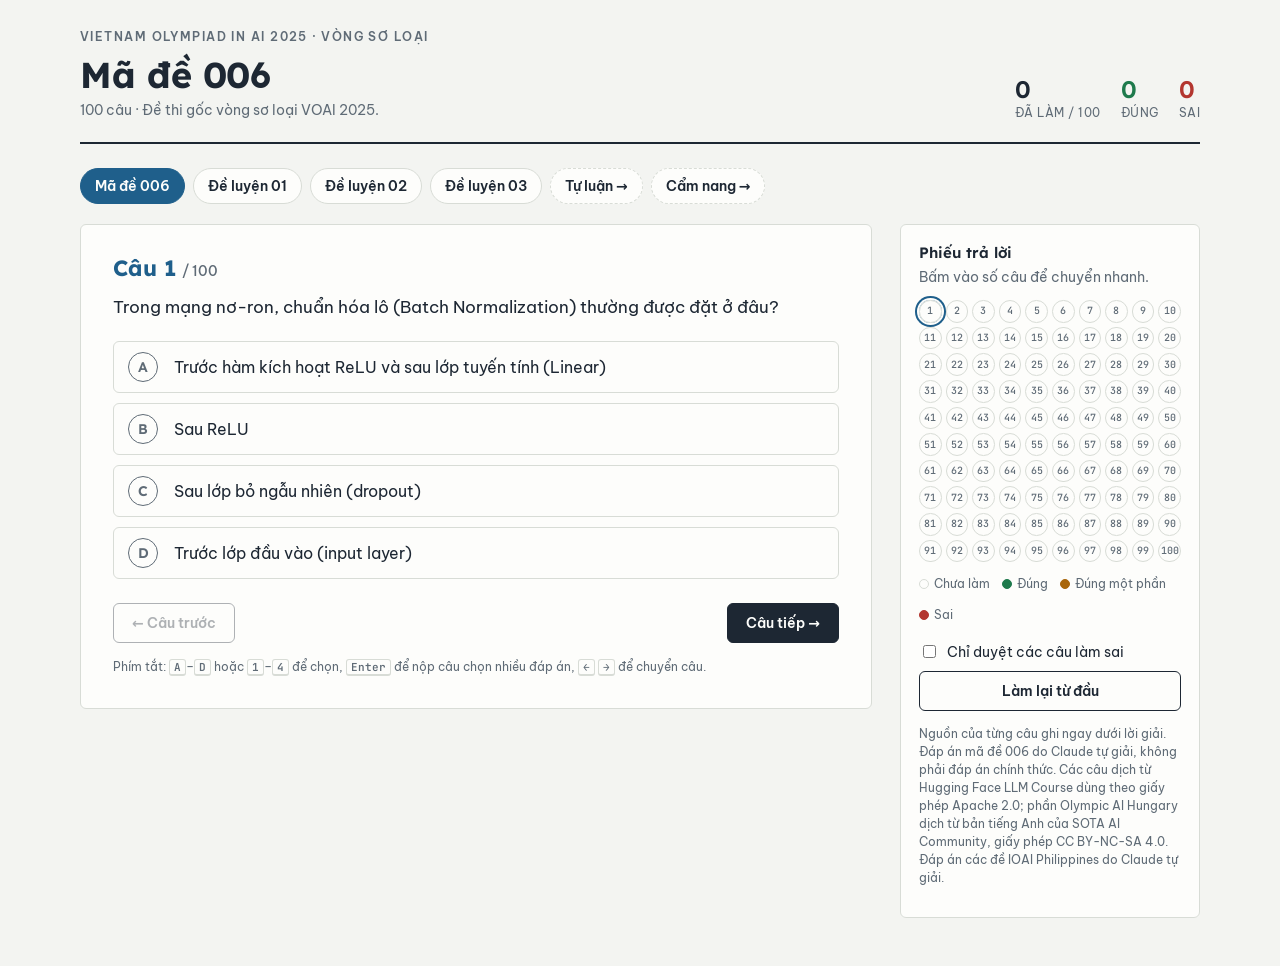
<file: docs/index.html>
<!doctype html>
<html lang="vi">
<title>Đề thi VOAI 2025</title>
<meta charset="utf-8">
<meta name="viewport" content="width=device-width, initial-scale=1, viewport-fit=cover">
<link rel="preconnect" href="https://fonts.googleapis.com">
<link rel="preconnect" href="https://fonts.gstatic.com" crossorigin>
<link rel="stylesheet" href="https://fonts.googleapis.com/css2?family=Be+Vietnam+Pro:ital,wght@0,400;0,500;0,600;1,400&family=Lexend:wght@500;600;700&family=JetBrains+Mono:wght@400;600&display=swap">
<link rel="stylesheet" href="style.css">

<div class="wrap">
  <header class="top">
    <div>
      <div class="eyebrow">Vietnam Olympiad in AI 2025 · Vòng sơ loại</div>
      <h1 id="examTitle">Bài thi trắc nghiệm</h1>
      <p class="sub" id="examDesc"></p>
    </div>
    <div class="stats" aria-live="polite">
      <div class="stat"><b id="sDone">0</b><span id="sTotal">ĐÃ LÀM / 100</span></div>
      <div class="stat ok"><b id="sOk">0</b><span>ĐÚNG</span></div>
      <div class="stat bad"><b id="sBad">0</b><span>SAI</span></div>
    </div>
  </header>

  <nav class="exams" aria-label="Chọn đề"><span class="exam-group" id="exams"></span><a class="exam essay-link" href="tuluan.html">Tự luận →</a><a class="exam essay-link" href="camnang.html">Cẩm nang →</a></nav>

  <div class="layout">
    <main class="card" id="card">
      <div class="qhead"><div class="qnum" id="qnum"></div></div>
      <div class="qtext" id="qtext"></div>
      <p class="multi-hint" id="multiHint" hidden>Chọn <b>tất cả</b> phát biểu đúng rồi bấm Nộp. Điểm: 5 nếu đúng trọn vẹn, 3 nếu chỉ chọn phát biểu đúng nhưng còn thiếu, 1 nếu có đúng một phát biểu sai, 0 trong các trường hợp còn lại.</p>
      <div class="opts" id="opts"></div>
      <div class="submit-row" id="submitRow" hidden><button class="btn primary" id="submit" type="button">Nộp câu này</button></div>
      <div class="verdict" id="verdict" hidden></div>
      <div class="nav">
        <button class="btn" id="prev" type="button">← Câu trước</button>
        <button class="btn primary" id="next" type="button">Câu tiếp →</button>
      </div>
      <div class="hint">Phím tắt: <kbd>A</kbd>–<kbd>D</kbd> hoặc <kbd>1</kbd>–<kbd>4</kbd> để chọn, <kbd>Enter</kbd> để nộp câu chọn nhiều đáp án, <kbd>←</kbd> <kbd>→</kbd> để chuyển câu.</div>
    </main>

    <aside class="sheet">
      <h2>Phiếu trả lời</h2>
      <p class="sub">Bấm vào số câu để chuyển nhanh.</p>
      <div class="grid" id="grid"></div>
      <div class="legend"><span><i></i>Chưa làm</span><span><i class="lok"></i>Đúng</span><span><i class="lpart"></i>Đúng một phần</span><span><i class="lbad"></i>Sai</span></div>
      <div class="tools">
        <label><input type="checkbox" id="onlyWrong"> Chỉ duyệt các câu làm sai</label>
        <button class="btn" id="reset" type="button">Làm lại từ đầu</button>
        <div class="confirm" id="confirm" hidden>
          Xoá toàn bộ câu trả lời đã chọn?
          <div><button class="btn primary" id="yes" type="button">Xoá</button><button class="btn" id="no" type="button">Huỷ</button></div>
        </div>
      </div>
      <p class="note">Nguồn của từng câu ghi ngay dưới lời giải. Đáp án mã đề 006 do Claude tự giải, không phải đáp án chính thức. Các câu dịch từ Hugging Face LLM Course dùng theo giấy phép Apache 2.0; phần Olympic AI Hungary dịch từ bản tiếng Anh của SOTA AI Community, giấy phép CC BY-NC-SA 4.0. Đáp án các đề IOAI Philippines do Claude tự giải.</p>
    </aside>
  </div>
</div>

<script src="exams/de006.js"></script>
<script src="exams/L01.js"></script>
<script src="exams/L02.js"></script>
<script src="exams/L03.js"></script>
<script>
(function () {
  var EXAMS = window.EXAMS || {};
  var ORDER = Object.keys(EXAMS).sort(function (a, b) { return a === '006' ? -1 : b === '006' ? 1 : a < b ? -1 : 1; });
  var L = 'ABCDEFG';
  var examKey, KEY, Q = [], picks = {}, cur = 0, draft = [];

  var $ = function (id) { return document.getElementById(id); };
  var onlyWrong = $('onlyWrong');
  var grid = $('grid');

  // Build the exam switcher once
  ORDER.forEach(function (k) {
    var b = document.createElement('button');
    b.type = 'button'; b.className = 'exam'; b.dataset.key = k;
    b.textContent = EXAMS[k].title;
    b.addEventListener('click', function () { loadExam(k); });
    $('exams').appendChild(b);
  });

  function loadExam(k) {
    if (!EXAMS[k]) k = ORDER[0];
    examKey = k;
    Q = EXAMS[k].questions;
    // 006 keeps the storage key used before multiple exams existed
    KEY = k === '006' ? 'voai2025-006-answers' : 'voai2025-' + k + '-answers';
    picks = {}; cur = 0; draft = [];
    try { picks = JSON.parse(localStorage.getItem(KEY) || '{}') || {}; } catch (e) { picks = {}; }
    try { var c = parseInt(localStorage.getItem(KEY + '-cur'), 10); if (c >= 0 && c < Q.length) cur = c; } catch (e) {}
    try { localStorage.setItem('voai2025-exam', k); } catch (e) {}
    if (location.hash.slice(1) !== k) history.replaceState(null, '', '#' + k);
    $('examTitle').textContent = EXAMS[k].title;
    $('examDesc').textContent = Q.length + ' câu · ' + EXAMS[k].desc;
    $('sTotal').textContent = 'ĐÃ LÀM / ' + Q.length;
    Array.prototype.forEach.call($('exams').children, function (b) { b.setAttribute('aria-pressed', String(b.dataset.key === k)); });
    onlyWrong.checked = false;
    $('confirm').hidden = true;
    grid.innerHTML = '';
    Q.forEach(function (q, i) {
      var b = document.createElement('button');
      b.type = 'button'; b.className = 'cell'; b.textContent = q.id;
      b.setAttribute('aria-label', 'Câu ' + q.id);
      b.addEventListener('click', function () { go(i); });
      grid.appendChild(b);
    });
    render();
  }

  function save() {
    try { localStorage.setItem(KEY, JSON.stringify(picks)); localStorage.setItem(KEY + '-cur', String(cur)); } catch (e) {}
  }
  // Score of a multi-select pick on the paper's 5/3/1/0 scale
  function points(q, p) {
    var t = p.filter(function (k) { return q.answer.indexOf(k) !== -1; }).length, f = p.length - t;
    if (f === 0 && t === q.answer.length) return 5;
    if (f === 0 && t > 0) return 3;
    if (f === 1 && t > 0) return 1;
    return 0;
  }
  function isRight(q, p) { return q.multi ? points(q, p) === 5 : p === q.answer; }
  function state(i) {
    var q = Q[i], p = picks[q.id];
    if (p === undefined) return '';
    if (isRight(q, p)) return 'ok';
    return q.multi && points(q, p) > 0 ? 'part' : 'bad';
  }
  function isWrong(i) { var st = state(i); return st === 'bad' || st === 'part'; }

  function renderSheet() {
    var ok = 0, bad = 0;
    Array.prototype.forEach.call(grid.children, function (b, i) {
      var st = state(i);
      b.className = 'cell' + (st ? ' ' + st : '') + (i === cur ? ' cur' : '') +
        (onlyWrong.checked && !isWrong(i) ? ' hide' : '');
      if (st === 'ok') ok++; else if (st) bad++;
    });
    $('sDone').textContent = ok + bad;
    $('sOk').textContent = ok;
    $('sBad').textContent = bad;
  }

  function render() {
    var q = Q[cur];
    var pick = picks[q.id];
    var done = pick !== undefined;
    $('qnum').innerHTML = 'Câu ' + q.id + '<small>/ ' + Q.length + '</small>';
    $('qtext').innerHTML = q.q;
    var opts = $('opts');
    opts.innerHTML = '';
    $('multiHint').hidden = !q.multi || done;
    $('submitRow').hidden = !q.multi || done;
    $('submit').disabled = !draft.length;
    q.options.forEach(function (o, k) {
      var b = document.createElement('button');
      b.type = 'button';
      b.className = 'opt';
      var tag = '';
      if (done) {
        b.disabled = true;
        var good = q.multi ? q.answer.indexOf(k) !== -1 : k === q.answer;
        var chosen = q.multi ? pick.indexOf(k) !== -1 : k === pick;
        if (good && (chosen || !q.multi)) b.classList.add('correct');
        else if (good) { b.classList.add('correct', 'missed'); tag = '<span class="tag">Phát biểu đúng bạn chưa chọn</span>'; }
        else if (chosen) b.classList.add('wrong');
        else b.classList.add('dim');
      } else if (q.multi) {
        b.setAttribute('aria-pressed', String(draft.indexOf(k) !== -1));
        if (draft.indexOf(k) !== -1) b.classList.add('picked');
        b.addEventListener('click', function () { toggle(k); });
      } else {
        b.addEventListener('click', function () { choose(k); });
      }
      b.innerHTML = '<span class="bubble">' + L[k] + '</span><span class="body">' + o + tag + '</span>';
      opts.appendChild(b);
    });
    var v = $('verdict');
    if (done) {
      var right = isRight(q, pick), head, ans;
      if (q.multi) {
        var pts = points(q, pick);
        v.className = 'verdict ' + (right ? 'ok' : pts ? 'part' : 'bad');
        head = right ? '✓ Chính xác, 5/5 điểm' : (pts ? '◐ Đúng một phần, ' : '✗ Chưa đúng, ') + pts + '/5 điểm';
        ans = 'Phát biểu đúng: ' + q.answer.map(function (k) { return L[k]; }).join(', ') + '.';
      } else {
        v.className = 'verdict ' + (right ? 'ok' : 'bad');
        head = right ? '✓ Chính xác' : '✗ Chưa đúng, bạn chọn ' + L[pick];
        ans = 'Đáp án đúng: ' + L[q.answer] + '.';
      }
      v.innerHTML = '<h3>' + head + '</h3>' +
        '<p><span class="ans">' + ans + '</span> ' + q.explain + '</p>' +
        (q.source ? '<p class="src">' + q.source + '</p>' : '');
      v.hidden = false;
    } else {
      v.hidden = true;
    }
    var list = order();
    var pos = list.indexOf(cur);
    $('prev').disabled = pos <= 0 && !(pos === -1 && list.length && list[0] < cur);
    $('next').disabled = pos === -1 ? !list.some(function (i) { return i > cur; }) : pos >= list.length - 1;
    renderSheet();
  }

  function order() {
    var all = Q.map(function (_, i) { return i; });
    return onlyWrong.checked ? all.filter(isWrong) : all;
  }
  function step(d) {
    var list = order();
    if (!list.length) return;
    var pos = list.indexOf(cur), target;
    if (pos === -1) {
      target = d > 0 ? list.filter(function (i) { return i > cur; })[0] : list.filter(function (i) { return i < cur; }).pop();
    } else {
      target = list[pos + d];
    }
    if (target !== undefined) go(target);
  }
  function go(i) {
    cur = i; draft = []; save(); render();
    var card = $('card');
    if (card.getBoundingClientRect().top < 0) card.scrollIntoView({ block: 'start' });
  }
  function toggle(k) {
    var q = Q[cur];
    if (picks[q.id] !== undefined || k >= q.options.length) return;
    var at = draft.indexOf(k);
    if (at === -1) draft.push(k); else draft.splice(at, 1);
    render();
  }
  function submit() {
    var q = Q[cur];
    if (!q.multi || picks[q.id] !== undefined || !draft.length) return;
    picks[q.id] = draft.slice().sort(); draft = []; save(); render();
    $('verdict').scrollIntoView({ block: 'nearest', behavior: matchMedia('(prefers-reduced-motion: reduce)').matches ? 'auto' : 'smooth' });
  }
  $('submit').addEventListener('click', submit);
  function choose(k) {
    var q = Q[cur];
    if (q.multi) { toggle(k); return; }
    if (picks[q.id] !== undefined || k >= q.options.length) return;
    picks[q.id] = k; save(); render();
    $('verdict').scrollIntoView({ block: 'nearest', behavior: matchMedia('(prefers-reduced-motion: reduce)').matches ? 'auto' : 'smooth' });
  }

  $('prev').addEventListener('click', function () { step(-1); });
  $('next').addEventListener('click', function () { step(1); });
  onlyWrong.addEventListener('change', function () {
    if (onlyWrong.checked && !isWrong(cur)) { var l = order(); if (l.length) cur = l[0]; }
    render();
  });
  $('reset').addEventListener('click', function () { $('confirm').hidden = false; });
  $('no').addEventListener('click', function () { $('confirm').hidden = true; });
  $('yes').addEventListener('click', function () {
    picks = {}; cur = 0; draft = []; onlyWrong.checked = false; save();
    $('confirm').hidden = true; render();
  });
  document.addEventListener('keydown', function (e) {
    if (e.ctrlKey || e.metaKey || e.altKey) return;
    if (e.target && /INPUT|TEXTAREA/.test(e.target.tagName)) return;
    var k = e.key.toUpperCase();
    var idx = L.indexOf(k); if (idx === -1 && '1234567'.indexOf(k) !== -1) idx = '1234567'.indexOf(k);
    if (e.target && e.target.tagName === 'BUTTON' && e.key === 'Enter') return;
    if (idx !== -1 && k.length === 1) { choose(idx); e.preventDefault(); }
    else if (e.key === 'Enter' && Q[cur].multi) { submit(); e.preventDefault(); }
    else if (e.key === 'ArrowRight') { step(1); e.preventDefault(); }
    else if (e.key === 'ArrowLeft') { step(-1); e.preventDefault(); }
  });

  var start = location.hash.slice(1);
  if (!EXAMS[start]) { try { start = localStorage.getItem('voai2025-exam'); } catch (e) { start = null; } }
  loadExam(start);
  window.addEventListener('hashchange', function () { var k = location.hash.slice(1); if (EXAMS[k] && k !== examKey) loadExam(k); });
})();
</script>
</html>
</file>
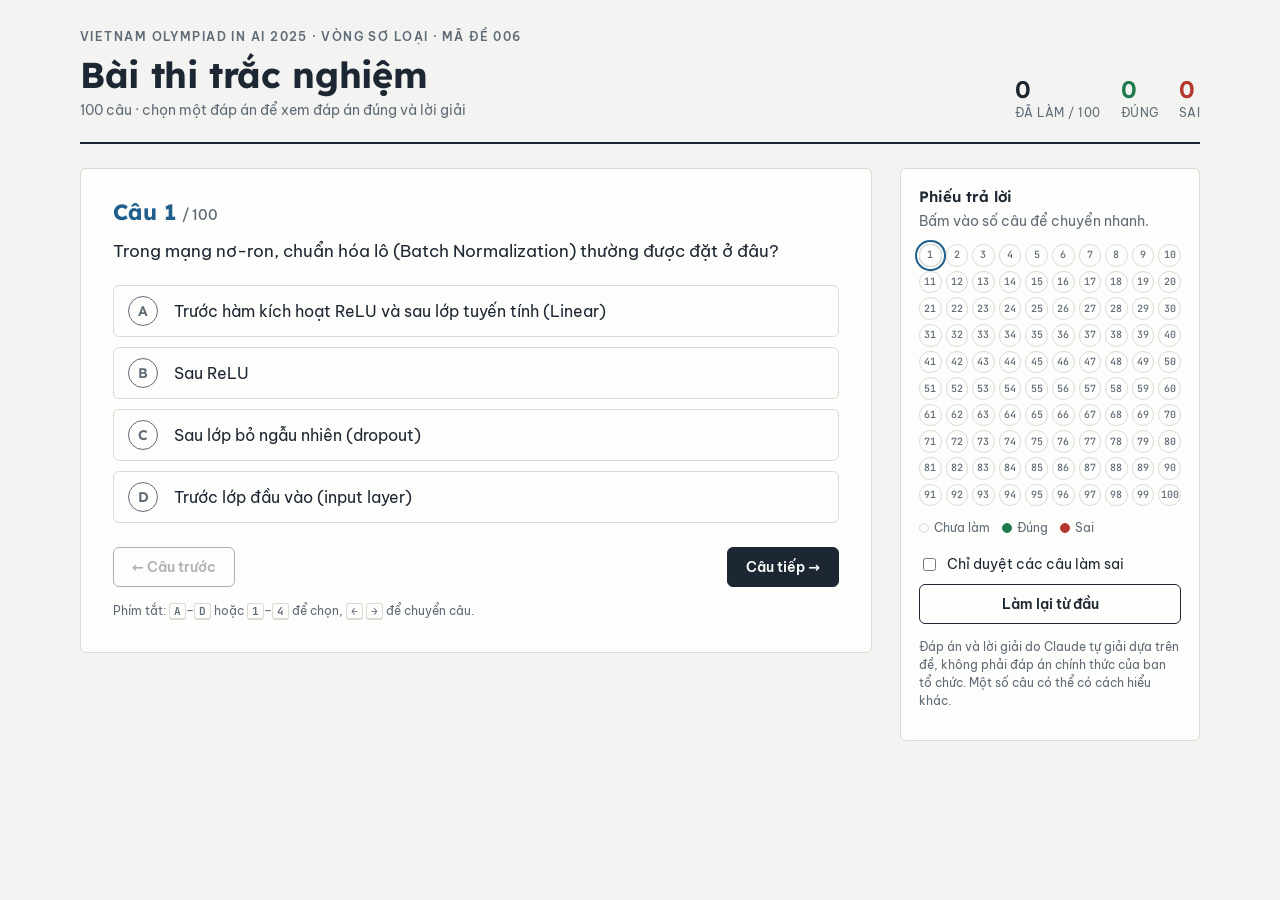
<file: quiz/index.html>
<!doctype html>
<html lang="vi">
<title>Đề thi VOAI 2025</title>
<meta charset="utf-8">
<meta name="viewport" content="width=device-width, initial-scale=1, viewport-fit=cover">
<link rel="preconnect" href="https://fonts.googleapis.com">
<link rel="preconnect" href="https://fonts.gstatic.com" crossorigin>
<link rel="stylesheet" href="https://fonts.googleapis.com/css2?family=Be+Vietnam+Pro:ital,wght@0,400;0,500;0,600;1,400&family=Lexend:wght@500;600;700&family=JetBrains+Mono:wght@400;600&display=swap">
<style>
/* Layout: question sheet on the left, OMR-style answer sheet (phiếu trả lời) docked on the right; stacks on phones. */
:root {
  --bg: #f3f4f1;
  --paper: #fdfdfb;
  --ink: #1d2733;
  --muted: #5f6b76;
  --line: #d8dcd6;
  --accent: #1f5f8b;
  --accent-soft: #e2edf5;
  --ok: #1e7a4c;
  --ok-soft: #e0f2e8;
  --bad: #b3362f;
  --bad-soft: #f8e3e0;
  --figure: #ffffff;
  --font-display: "Lexend", "Be Vietnam Pro", system-ui, sans-serif;
  --font-body: "Be Vietnam Pro", system-ui, -apple-system, "Segoe UI", sans-serif;
  --font-mono: "JetBrains Mono", ui-monospace, "SFMono-Regular", Menlo, monospace;
}
@media (prefers-color-scheme: dark) {
  :root:not([data-theme="light"]) {
    --bg: #12171c; --paper: #1a2128; --ink: #e4e8ea; --muted: #97a3ad; --line: #2e3842;
    --accent: #6fb0dd; --accent-soft: #1d3446; --ok: #5cc68d; --ok-soft: #173326;
    --bad: #f07f76; --bad-soft: #3a1f1d; --figure: #f4f4f2; color-scheme: dark;
  }
}
:root[data-theme="dark"] {
  --bg: #12171c; --paper: #1a2128; --ink: #e4e8ea; --muted: #97a3ad; --line: #2e3842;
  --accent: #6fb0dd; --accent-soft: #1d3446; --ok: #5cc68d; --ok-soft: #173326;
  --bad: #f07f76; --bad-soft: #3a1f1d; --figure: #f4f4f2; color-scheme: dark;
}
* { box-sizing: border-box; }
[hidden] { display: none !important; }
img { max-width: 100%; }
body {
  margin: 0; background: var(--bg); color: var(--ink);
  font: 16px/1.6 var(--font-body);
  padding-inline: 16px; padding-block: 0 48px;
}
.wrap { max-width: 1120px; margin: 0 auto; }

header.top {
  display: flex; flex-wrap: wrap; align-items: flex-end; justify-content: space-between; gap: 16px;
  padding-block: 28px 20px; border-bottom: 2px solid var(--ink); margin-bottom: 24px;
}
.eyebrow { font: 600 12px/1.5 var(--font-body); letter-spacing: .12em; text-transform: uppercase; color: var(--muted); }
h1 { font: 700 clamp(26px, 4vw, 36px)/1.15 var(--font-display); margin: 8px 0 4px; text-wrap: balance; letter-spacing: -.01em; }
.sub { color: var(--muted); font-size: 14px; margin: 0; }
.stats { display: flex; gap: 20px; font-variant-numeric: tabular-nums; }
.stat { display: grid; gap: 2px; }
.stat b { font: 600 24px/1 var(--font-display); }
.stat span { font-size: 12px; color: var(--muted); letter-spacing: .04em; }
.stat.ok b { color: var(--ok); } .stat.bad b { color: var(--bad); }

.layout { display: grid; grid-template-columns: minmax(0, 1fr) 300px; gap: 28px; align-items: start; }
@media (max-width: 860px) { .layout { grid-template-columns: minmax(0, 1fr); } }

/* Question */
.card { background: var(--paper); border: 1px solid var(--line); border-radius: 6px; padding: clamp(18px, 3vw, 32px); min-width: 0; }
.qhead { display: flex; align-items: baseline; justify-content: space-between; gap: 12px; margin-bottom: 14px; }
.qnum { font: 700 22px/1 var(--font-display); color: var(--accent); }
.qnum small { font: 500 14px var(--font-body); color: var(--muted); margin-left: 6px; }
.qtext { font-size: 17px; max-width: 68ch; }
.qtext ol, .qtext ul { padding-left: 1.4em; margin: .5em 0; }
.qtext figure { margin: 14px 0; }
.qtext img, .opt img { display: block; background: var(--figure); border-radius: 4px; padding: 6px; max-width: 100%; height: auto; }
.qtext pre { font: 14px/1.5 var(--font-mono); background: var(--accent-soft); padding: 12px 14px; border-radius: 4px; overflow-x: auto; }
code { font-family: var(--font-mono); font-size: .88em; background: var(--accent-soft); padding: 1px 5px; border-radius: 3px; }
.formula { text-align: center; font-size: 18px; margin: 12px 0; }
.frac { display: inline-flex; flex-direction: column; vertical-align: middle; text-align: center; font-size: .9em; margin: 0 2px; }
.frac > span:first-child { border-bottom: 1px solid currentColor; padding: 0 3px; }
.tbl { overflow-x: auto; margin: 12px 0; }
table { border-collapse: collapse; font-variant-numeric: tabular-nums; font-size: 15px; }
th, td { border: 1px solid var(--line); padding: 5px 12px; text-align: center; }
th { background: var(--accent-soft); font-weight: 600; }

.opts { display: grid; gap: 10px; margin-top: 20px; }
.opt {
  display: grid; grid-template-columns: 34px minmax(0, 1fr); gap: 12px; align-items: start;
  width: 100%; text-align: left; font: inherit; color: inherit; cursor: pointer;
  background: var(--paper); border: 1.5px solid var(--line); border-radius: 6px; padding: 10px 14px;
  transition: border-color .15s, background-color .15s;
}
.opt:hover:not(:disabled) { border-color: var(--accent); }
.opt:focus-visible { outline: 3px solid var(--accent); outline-offset: 2px; }
.opt:disabled { cursor: default; }
.bubble {
  width: 30px; height: 30px; border-radius: 50%; border: 1.5px solid var(--muted);
  display: grid; place-items: center; font: 600 14px var(--font-display); color: var(--muted);
}
.opt .body { padding-top: 3px; min-width: 0; }
.opt.correct { border-color: var(--ok); background: var(--ok-soft); }
.opt.correct .bubble { background: var(--ok); border-color: var(--ok); color: var(--paper); }
.opt.wrong { border-color: var(--bad); background: var(--bad-soft); }
.opt.wrong .bubble { background: var(--bad); border-color: var(--bad); color: var(--paper); }
.opt.dim { opacity: .55; }

.verdict { margin-top: 20px; border-top: 1px dashed var(--line); padding-top: 18px; }
.verdict h3 { font: 600 17px/1.3 var(--font-display); margin: 0 0 8px; display: flex; align-items: center; gap: 8px; }
.verdict.ok h3 { color: var(--ok); } .verdict.bad h3 { color: var(--bad); }
.verdict .ans { font-weight: 600; }
.verdict p { margin: 0; max-width: 68ch; }

.nav { display: flex; flex-wrap: wrap; justify-content: space-between; gap: 10px; margin-top: 24px; }
.btn {
  font: 600 14px var(--font-body); padding: 10px 18px; border-radius: 6px; cursor: pointer;
  border: 1.5px solid var(--ink); background: transparent; color: var(--ink);
}
.btn.primary { background: var(--ink); color: var(--paper); }
.btn:disabled { opacity: .35; cursor: default; }
.btn:focus-visible { outline: 3px solid var(--accent); outline-offset: 2px; }
.hint { font-size: 12px; color: var(--muted); margin-top: 14px; }
kbd { font: 600 11px var(--font-mono); border: 1px solid var(--line); border-bottom-width: 2px; border-radius: 3px; padding: 0 4px; }

/* Answer sheet */
aside.sheet { position: sticky; top: calc(env(safe-area-inset-top, 0px) + 16px); background: var(--paper); border: 1px solid var(--line); border-radius: 6px; padding: 18px; }
@media (max-width: 860px) { aside.sheet { position: static; } }
.sheet h2 { font: 600 15px var(--font-display); margin: 0 0 4px; }
.sheet .sub { margin-bottom: 12px; }
.grid { display: grid; grid-template-columns: repeat(10, minmax(0, 1fr)); gap: 4px; }
.cell {
  aspect-ratio: 1; max-width: 100%; border-radius: 50%; border: 1.2px solid var(--line); background: transparent;
  font: 500 10px/1 var(--font-mono); color: var(--muted); cursor: pointer; padding: 0;
  font-variant-numeric: tabular-nums;
}
.cell:hover { border-color: var(--accent); color: var(--ink); }
.cell:focus-visible { outline: 2px solid var(--accent); outline-offset: 1px; }
.cell.ok { background: var(--ok); border-color: var(--ok); color: var(--paper); }
.cell.bad { background: var(--bad); border-color: var(--bad); color: var(--paper); }
.cell.cur { box-shadow: 0 0 0 2px var(--paper), 0 0 0 4px var(--accent); }
.cell.hide { opacity: .15; }
.legend { display: flex; flex-wrap: wrap; gap: 12px; font-size: 12px; color: var(--muted); margin-top: 12px; }
.legend i { display: inline-block; width: 10px; height: 10px; border-radius: 50%; margin-right: 5px; vertical-align: -1px; border: 1px solid var(--line); }
.legend .lok { background: var(--ok); border-color: var(--ok); } .legend .lbad { background: var(--bad); border-color: var(--bad); }
.tools { display: grid; gap: 8px; margin-top: 16px; }
.tools label { display: flex; gap: 8px; align-items: center; font-size: 14px; cursor: pointer; }
.tools .btn { width: 100%; }
.confirm { display: grid; gap: 8px; font-size: 13px; background: var(--bad-soft); padding: 10px; border-radius: 6px; }
.confirm div { display: flex; gap: 8px; }
.confirm .btn { padding: 6px 10px; }
.note { font-size: 12px; color: var(--muted); margin-top: 14px; line-height: 1.5; }
@media (prefers-reduced-motion: reduce) { * { transition: none !important; } }
</style>

<div class="wrap">
  <header class="top">
    <div>
      <div class="eyebrow">Vietnam Olympiad in AI 2025 · Vòng sơ loại · Mã đề 006</div>
      <h1>Bài thi trắc nghiệm</h1>
      <p class="sub">100 câu · chọn một đáp án để xem đáp án đúng và lời giải</p>
    </div>
    <div class="stats" aria-live="polite">
      <div class="stat"><b id="sDone">0</b><span>ĐÃ LÀM / 100</span></div>
      <div class="stat ok"><b id="sOk">0</b><span>ĐÚNG</span></div>
      <div class="stat bad"><b id="sBad">0</b><span>SAI</span></div>
    </div>
  </header>

  <div class="layout">
    <main class="card" id="card">
      <div class="qhead"><div class="qnum" id="qnum"></div></div>
      <div class="qtext" id="qtext"></div>
      <div class="opts" id="opts"></div>
      <div class="verdict" id="verdict" hidden></div>
      <div class="nav">
        <button class="btn" id="prev" type="button">← Câu trước</button>
        <button class="btn primary" id="next" type="button">Câu tiếp →</button>
      </div>
      <div class="hint">Phím tắt: <kbd>A</kbd>–<kbd>D</kbd> hoặc <kbd>1</kbd>–<kbd>4</kbd> để chọn, <kbd>←</kbd> <kbd>→</kbd> để chuyển câu.</div>
    </main>

    <aside class="sheet">
      <h2>Phiếu trả lời</h2>
      <p class="sub">Bấm vào số câu để chuyển nhanh.</p>
      <div class="grid" id="grid"></div>
      <div class="legend"><span><i></i>Chưa làm</span><span><i class="lok"></i>Đúng</span><span><i class="lbad"></i>Sai</span></div>
      <div class="tools">
        <label><input type="checkbox" id="onlyWrong"> Chỉ duyệt các câu làm sai</label>
        <button class="btn" id="reset" type="button">Làm lại từ đầu</button>
        <div class="confirm" id="confirm" hidden>
          Xoá toàn bộ câu trả lời đã chọn?
          <div><button class="btn primary" id="yes" type="button">Xoá</button><button class="btn" id="no" type="button">Huỷ</button></div>
        </div>
      </div>
      <p class="note">Đáp án và lời giải do Claude tự giải dựa trên đề, không phải đáp án chính thức của ban tổ chức. Một số câu có thể có cách hiểu khác.</p>
    </aside>
  </div>
</div>

<script src="questions.js"></script>
<script>
(function () {
  var Q = window.QUIZ || [];
  var KEY = 'voai2025-006-answers';
  var L = 'ABCD';
  var picks = {};
  var cur = 0;
  try { picks = JSON.parse(localStorage.getItem(KEY) || '{}') || {}; } catch (e) { picks = {}; }
  try { var c = parseInt(localStorage.getItem(KEY + '-cur'), 10); if (c >= 0 && c < Q.length) cur = c; } catch (e) {}

  var $ = function (id) { return document.getElementById(id); };
  var onlyWrong = $('onlyWrong');

  function save() {
    try { localStorage.setItem(KEY, JSON.stringify(picks)); localStorage.setItem(KEY + '-cur', String(cur)); } catch (e) {}
  }
  function isWrong(i) { var p = picks[Q[i].id]; return p !== undefined && p !== Q[i].answer; }

  // Build the answer sheet grid once
  var grid = $('grid');
  Q.forEach(function (q, i) {
    var b = document.createElement('button');
    b.type = 'button'; b.className = 'cell'; b.textContent = q.id;
    b.setAttribute('aria-label', 'Câu ' + q.id);
    b.addEventListener('click', function () { go(i); });
    grid.appendChild(b);
  });

  function renderSheet() {
    var ok = 0, bad = 0;
    Array.prototype.forEach.call(grid.children, function (b, i) {
      var p = picks[Q[i].id];
      b.className = 'cell' + (p === undefined ? '' : (p === Q[i].answer ? ' ok' : ' bad')) + (i === cur ? ' cur' : '') +
        (onlyWrong.checked && !isWrong(i) ? ' hide' : '');
      if (p !== undefined) { if (p === Q[i].answer) ok++; else bad++; }
    });
    $('sDone').textContent = ok + bad;
    $('sOk').textContent = ok;
    $('sBad').textContent = bad;
  }

  function render() {
    var q = Q[cur];
    var pick = picks[q.id];
    var done = pick !== undefined;
    $('qnum').innerHTML = 'Câu ' + q.id + '<small>/ ' + Q.length + '</small>';
    $('qtext').innerHTML = q.q;
    var opts = $('opts');
    opts.innerHTML = '';
    q.options.forEach(function (o, k) {
      var b = document.createElement('button');
      b.type = 'button';
      b.className = 'opt';
      b.innerHTML = '<span class="bubble">' + L[k] + '</span><span class="body">' + o + '</span>';
      if (done) {
        b.disabled = true;
        if (k === q.answer) b.classList.add('correct');
        else if (k === pick) b.classList.add('wrong');
        else b.classList.add('dim');
      } else {
        b.addEventListener('click', function () { choose(k); });
      }
      opts.appendChild(b);
    });
    var v = $('verdict');
    if (done) {
      var right = pick === q.answer;
      v.className = 'verdict ' + (right ? 'ok' : 'bad');
      v.innerHTML = '<h3>' + (right ? '✓ Chính xác' : '✗ Chưa đúng, bạn chọn ' + L[pick]) + '</h3>' +
        '<p><span class="ans">Đáp án đúng: ' + L[q.answer] + '.</span> ' + q.explain + '</p>';
      v.hidden = false;
    } else {
      v.hidden = true;
    }
    var list = order();
    var pos = list.indexOf(cur);
    $('prev').disabled = pos <= 0 && !(pos === -1 && list.length && list[0] < cur);
    $('next').disabled = pos === -1 ? !list.some(function (i) { return i > cur; }) : pos >= list.length - 1;
    renderSheet();
  }

  function order() {
    var all = Q.map(function (_, i) { return i; });
    return onlyWrong.checked ? all.filter(isWrong) : all;
  }
  function step(d) {
    var list = order();
    if (!list.length) return;
    var pos = list.indexOf(cur), target;
    if (pos === -1) {
      target = d > 0 ? list.filter(function (i) { return i > cur; })[0] : list.filter(function (i) { return i < cur; }).pop();
    } else {
      target = list[pos + d];
    }
    if (target !== undefined) go(target);
  }
  function go(i) {
    cur = i; save(); render();
    var card = $('card');
    if (card.getBoundingClientRect().top < 0) card.scrollIntoView({ block: 'start' });
  }
  function choose(k) {
    var q = Q[cur];
    if (picks[q.id] !== undefined) return;
    picks[q.id] = k; save(); render();
    $('verdict').scrollIntoView({ block: 'nearest', behavior: matchMedia('(prefers-reduced-motion: reduce)').matches ? 'auto' : 'smooth' });
  }

  $('prev').addEventListener('click', function () { step(-1); });
  $('next').addEventListener('click', function () { step(1); });
  onlyWrong.addEventListener('change', function () {
    if (onlyWrong.checked && !isWrong(cur)) { var l = order(); if (l.length) cur = l[0]; }
    render();
  });
  $('reset').addEventListener('click', function () { $('confirm').hidden = false; });
  $('no').addEventListener('click', function () { $('confirm').hidden = true; });
  $('yes').addEventListener('click', function () {
    picks = {}; cur = 0; onlyWrong.checked = false; save();
    $('confirm').hidden = true; render();
  });
  document.addEventListener('keydown', function (e) {
    if (e.ctrlKey || e.metaKey || e.altKey) return;
    if (e.target && /INPUT|TEXTAREA/.test(e.target.tagName)) return;
    var k = e.key.toUpperCase();
    var idx = L.indexOf(k); if (idx === -1 && '1234'.indexOf(k) !== -1) idx = '1234'.indexOf(k);
    if (idx !== -1 && k.length === 1) { choose(idx); e.preventDefault(); }
    else if (e.key === 'ArrowRight') { step(1); e.preventDefault(); }
    else if (e.key === 'ArrowLeft') { step(-1); e.preventDefault(); }
  });

  render();
})();
</script>
</html>
</file>
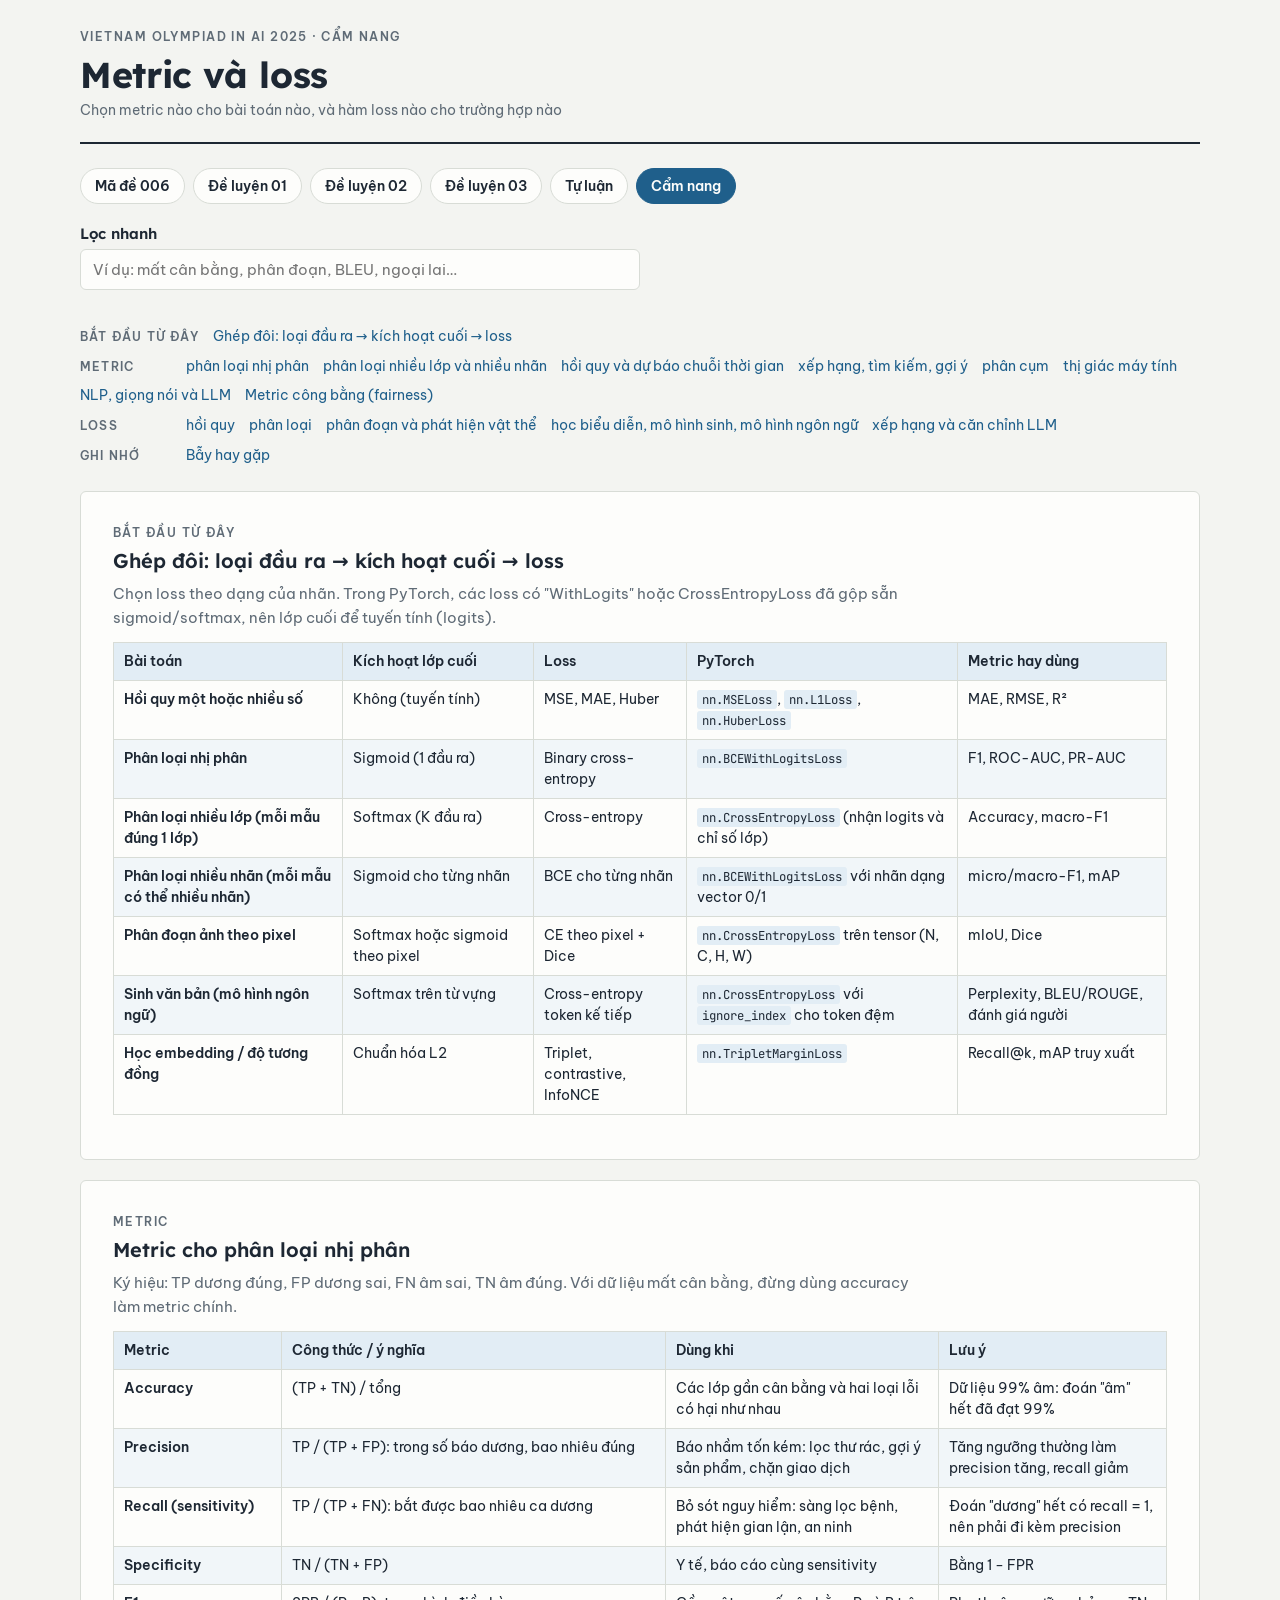
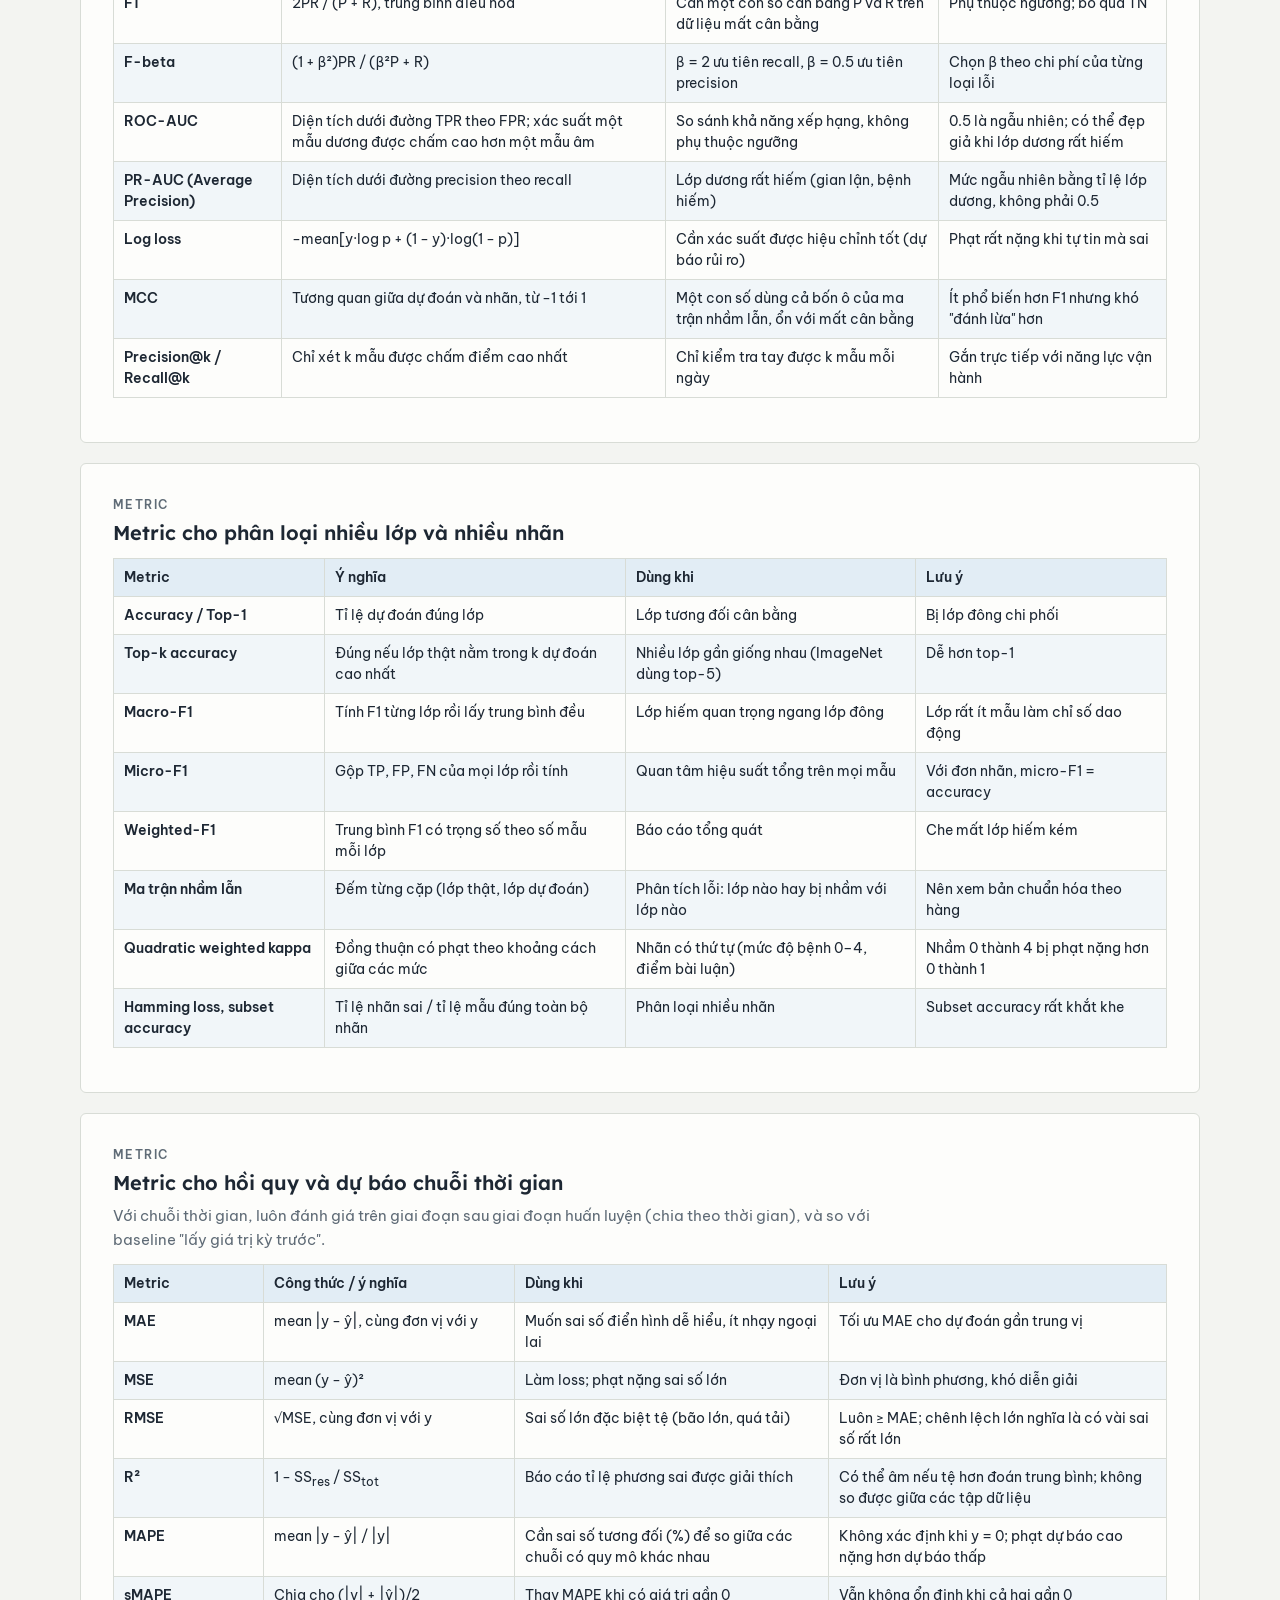
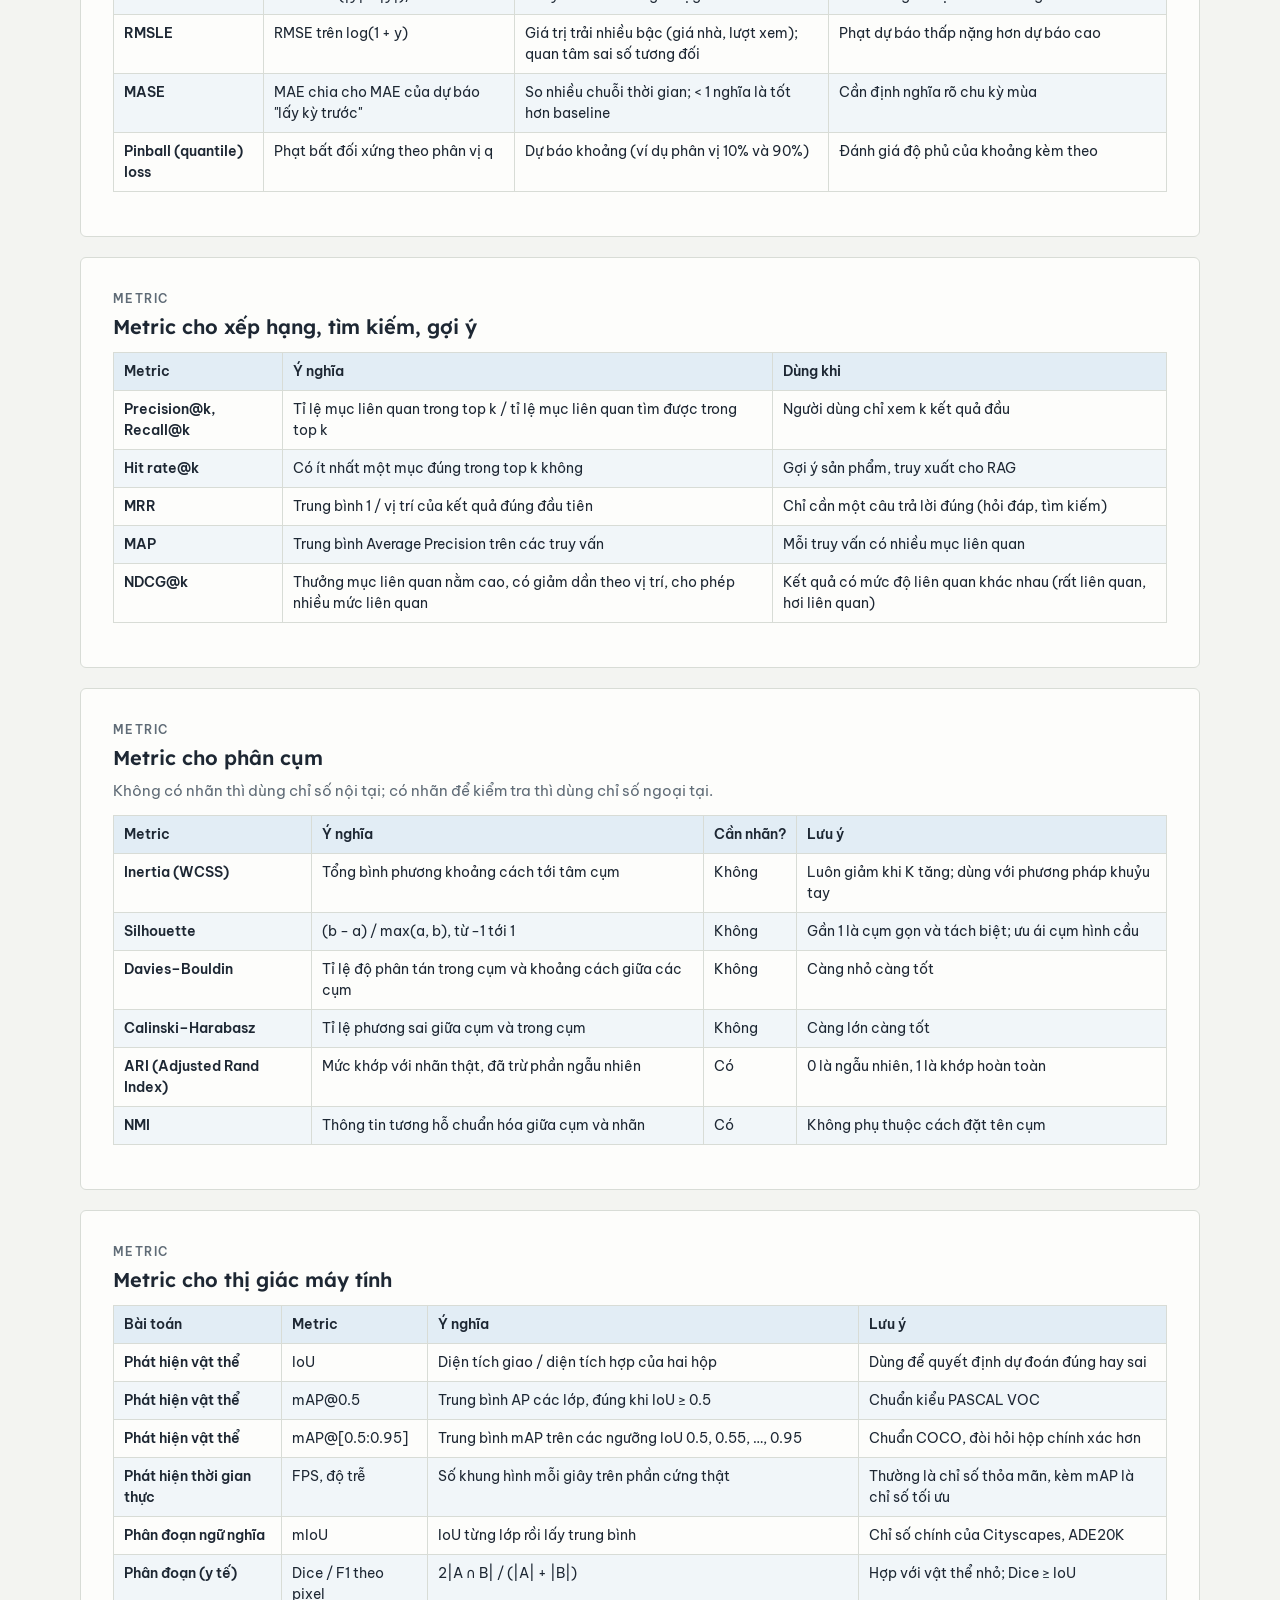
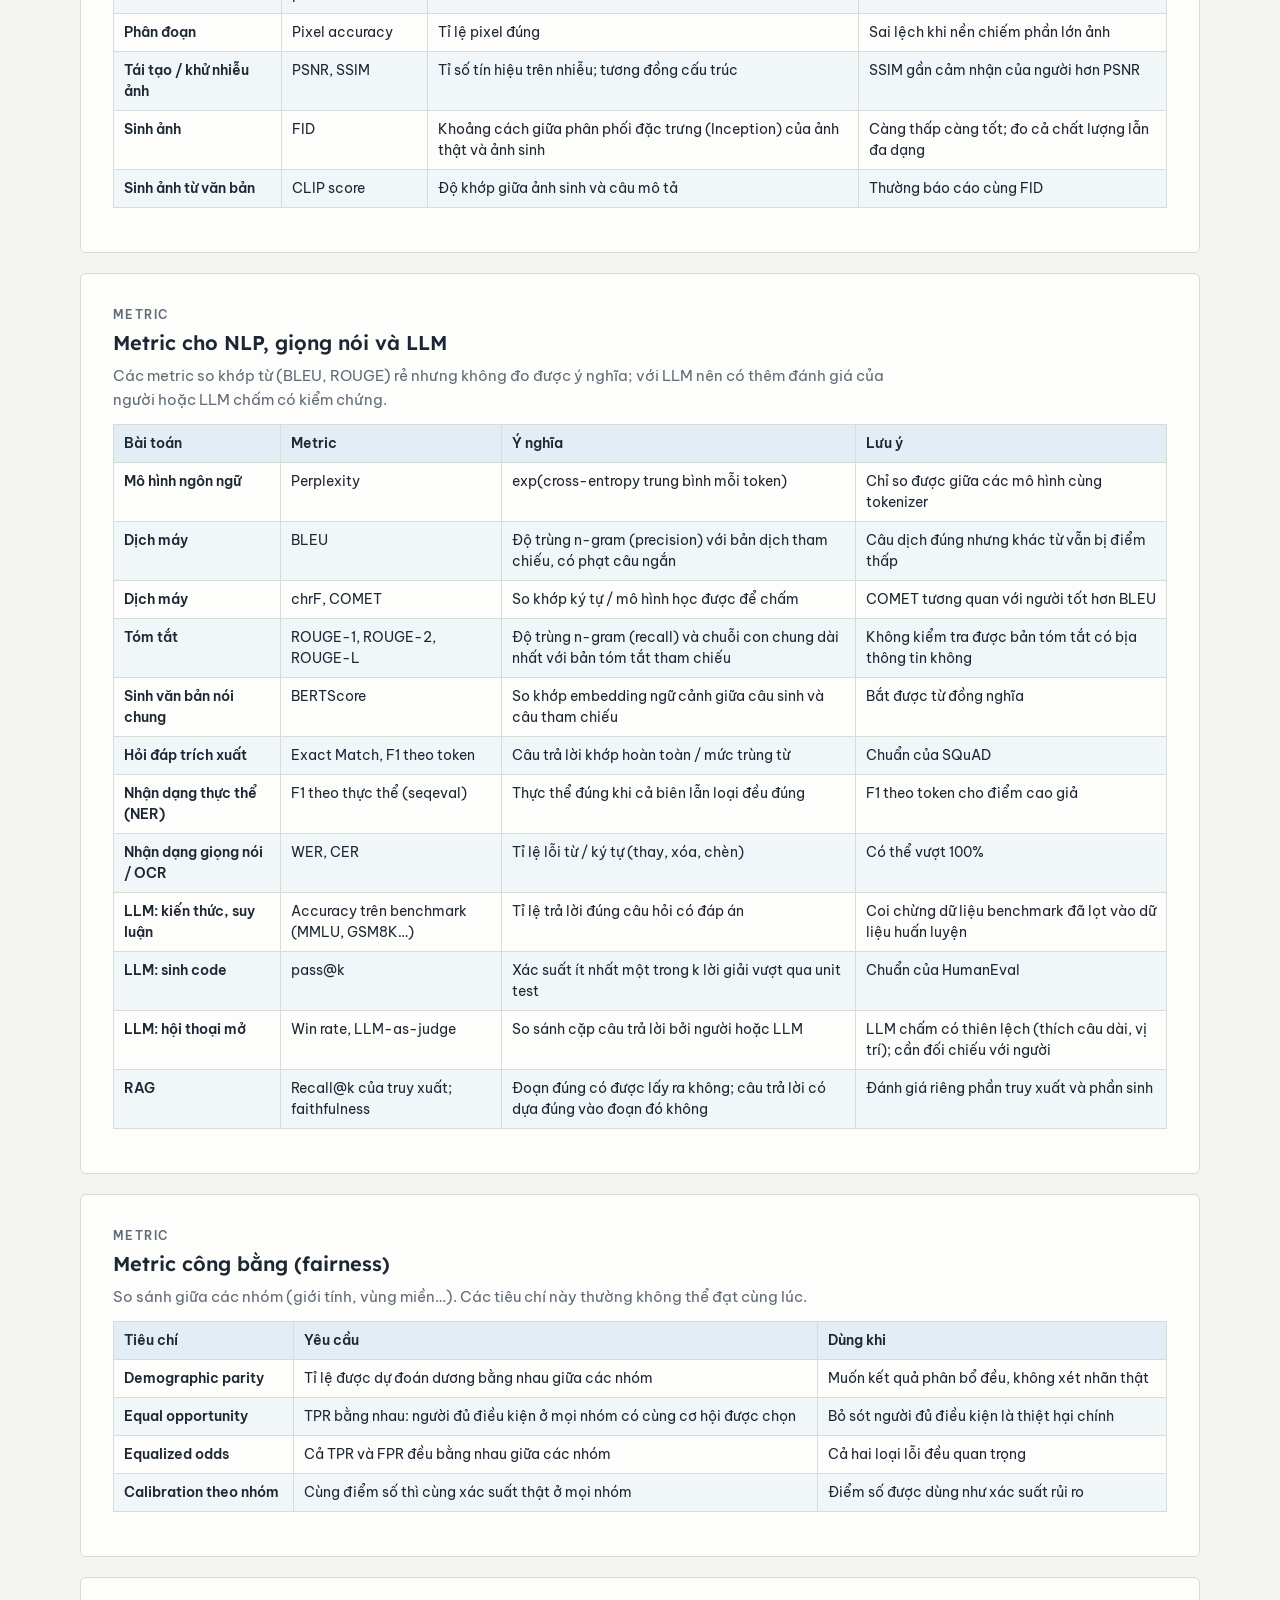
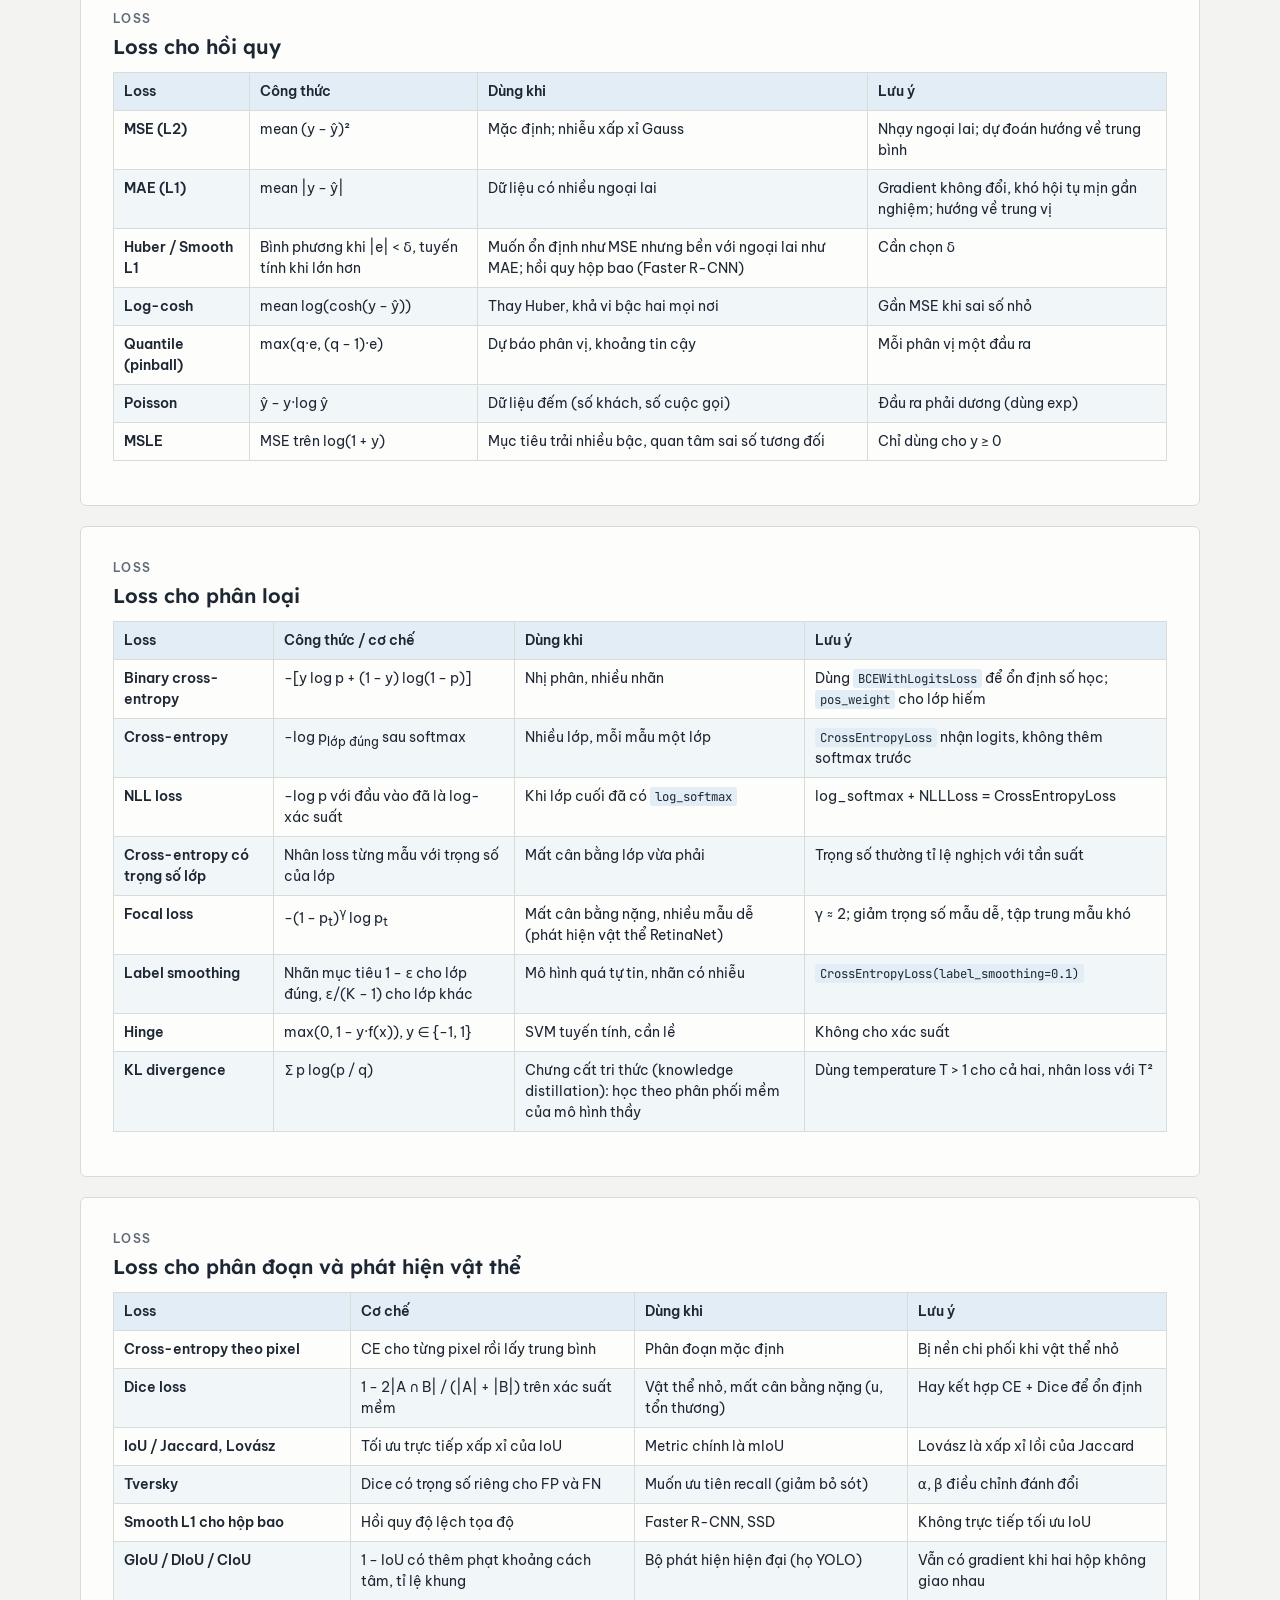
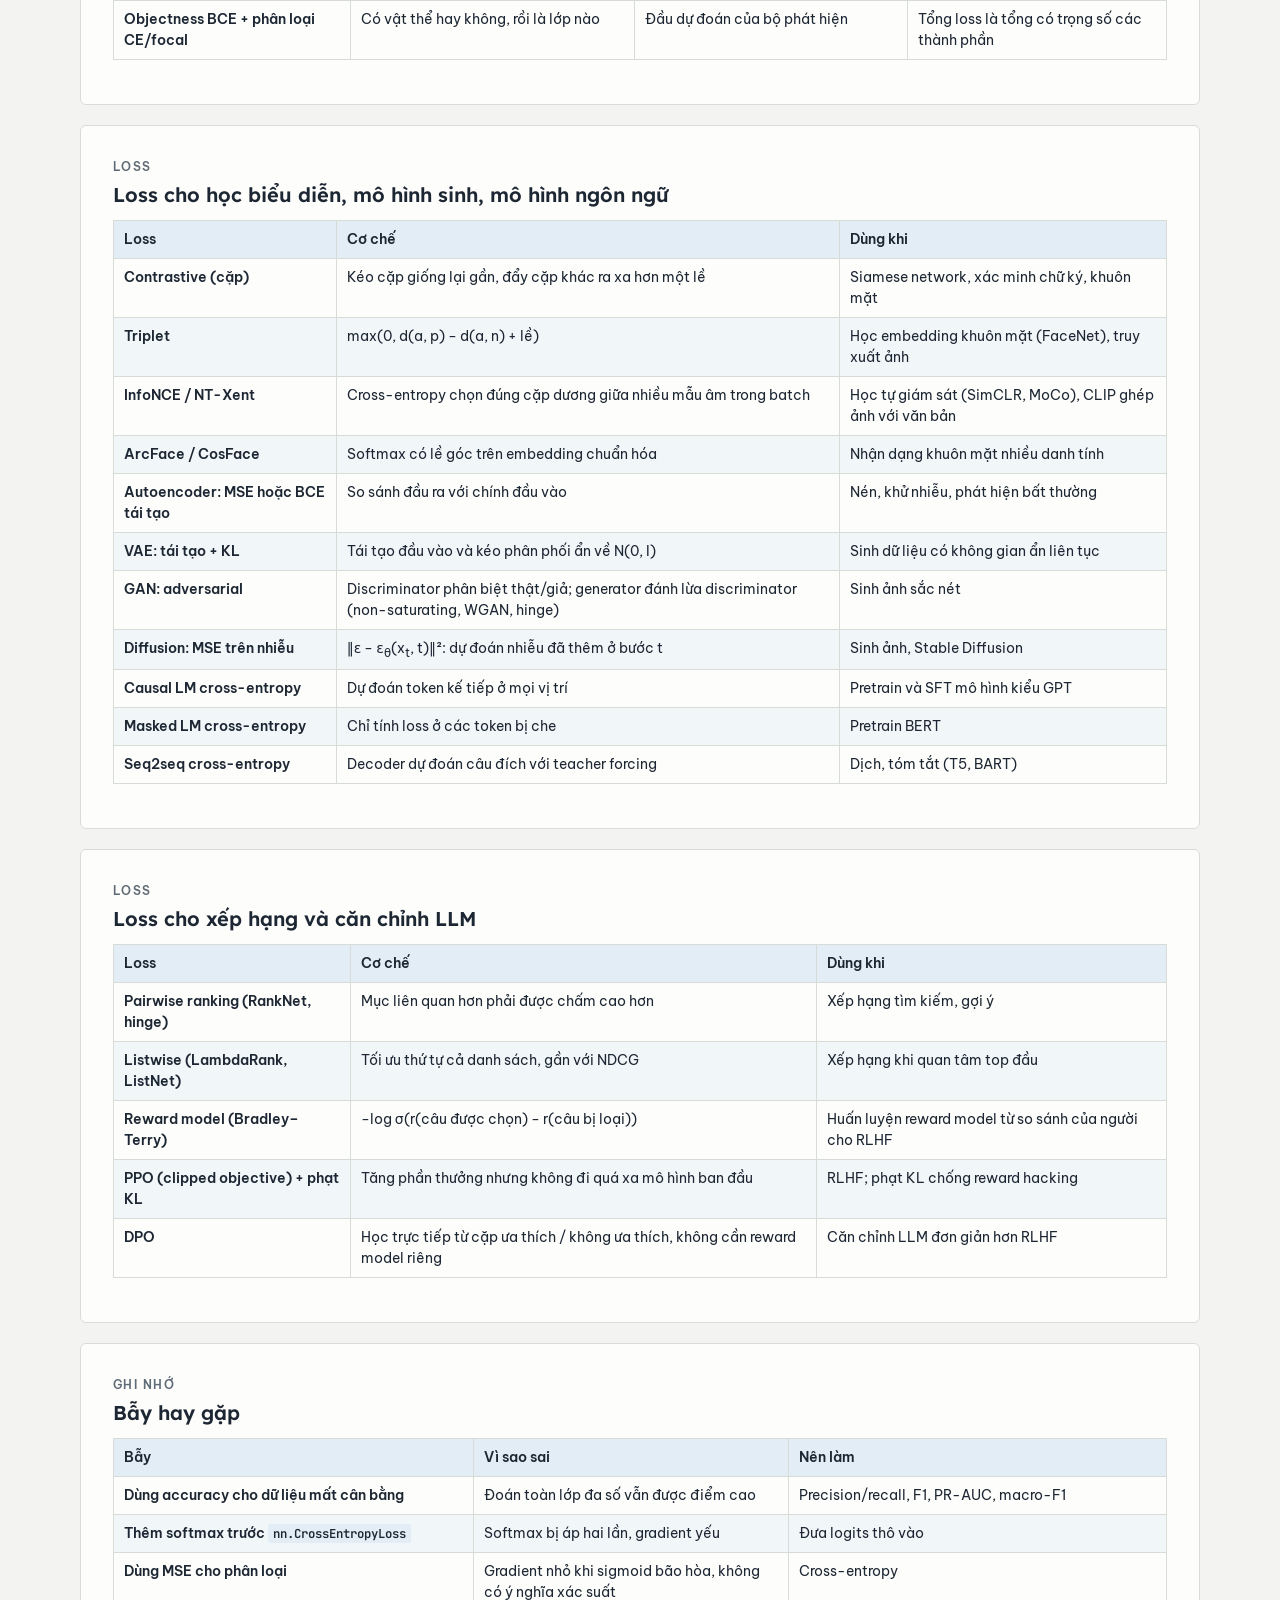
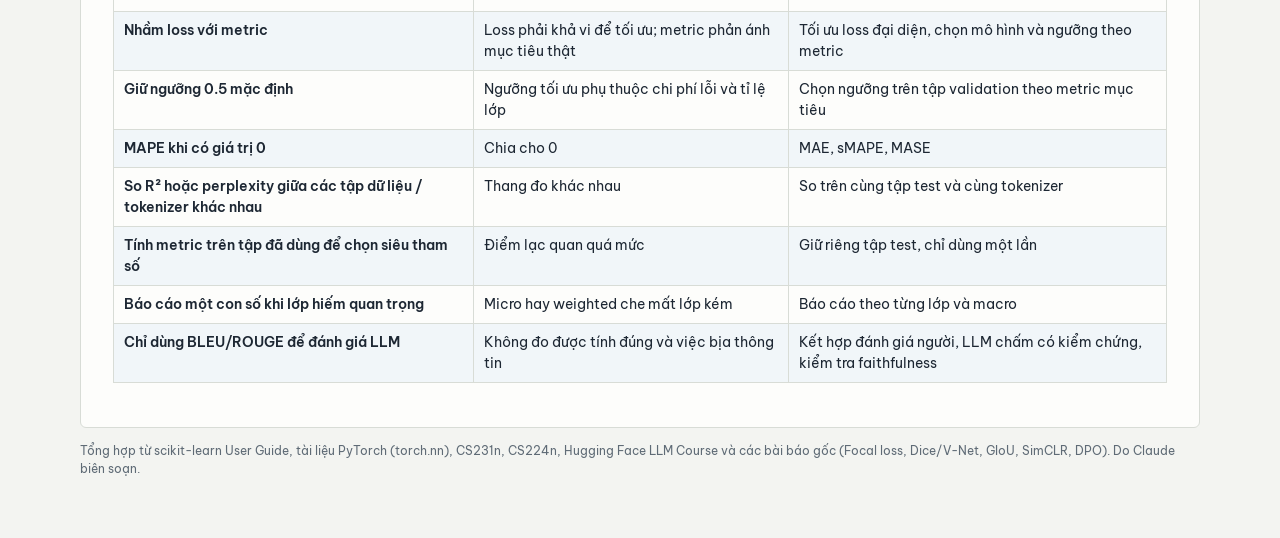
<file: docs/camnang.html>
<!doctype html>
<html lang="vi">
<title>Cẩm nang metric và loss</title>
<meta charset="utf-8">
<meta name="viewport" content="width=device-width, initial-scale=1, viewport-fit=cover">
<link rel="preconnect" href="https://fonts.googleapis.com">
<link rel="preconnect" href="https://fonts.gstatic.com" crossorigin>
<link rel="stylesheet" href="https://fonts.googleapis.com/css2?family=Be+Vietnam+Pro:ital,wght@0,400;0,500;0,600;1,400&family=Lexend:wght@500;600;700&family=JetBrains+Mono:wght@400;600&display=swap">
<link rel="stylesheet" href="style.css">

<div class="wrap">
  <header class="top">
    <div>
      <div class="eyebrow">Vietnam Olympiad in AI 2025 · Cẩm nang</div>
      <h1>Metric và loss</h1>
      <p class="sub">Chọn metric nào cho bài toán nào, và hàm loss nào cho trường hợp nào</p>
    </div>
  </header>

  <nav class="exams" aria-label="Chọn trang">
    <a class="exam" href="index.html#006">Mã đề 006</a>
    <a class="exam" href="index.html#L01">Đề luyện 01</a>
    <a class="exam" href="index.html#L02">Đề luyện 02</a>
    <a class="exam" href="index.html#L03">Đề luyện 03</a>
    <a class="exam" href="tuluan.html">Tự luận</a>
    <a class="exam essay-link" href="camnang.html" aria-current="page">Cẩm nang</a>
  </nav>

  <div class="cs-tools">
    <label class="label" for="filter">Lọc nhanh</label>
    <input id="filter" type="search" placeholder="Ví dụ: mất cân bằng, phân đoạn, BLEU, ngoại lai…" autocomplete="off">
    <p class="cs-count" id="count" aria-live="polite"></p>
  </div>

  <nav class="toc" id="toc" aria-label="Mục lục"></nav>
  <div id="sections"></div>
  <p class="note">Tổng hợp từ scikit-learn User Guide, tài liệu PyTorch (torch.nn), CS231n, CS224n, Hugging Face LLM Course và các bài báo gốc (Focal loss, Dice/V-Net, GIoU, SimCLR, DPO). Do Claude biên soạn.</p>
</div>

<script src="cheatsheet/data.js"></script>
<script>
(function () {
  var C = window.CHEAT || [];
  var $ = function (id) { return document.getElementById(id); };

  // Table of contents grouped by section group
  var groups = [];
  C.forEach(function (s) { if (groups.indexOf(s.group) === -1) groups.push(s.group); });
  $('toc').innerHTML = groups.map(function (g) {
    return '<div class="toc-row"><span class="toc-group">' + g + '</span>' +
      C.filter(function (s) { return s.group === g; }).map(function (s) {
        return '<a href="#' + s.id + '">' + s.title.replace(/^(Metric|Loss) cho /, '') + '</a>';
      }).join('') + '</div>';
  }).join('');

  $('sections').innerHTML = C.map(function (s) {
    return '<section class="card cs" id="' + s.id + '">' +
      '<div class="eyebrow">' + s.group + '</div><h2>' + s.title + '</h2>' +
      (s.intro ? '<p class="cs-intro">' + s.intro + '</p>' : '') +
      '<div class="tbl"><table><thead><tr>' + s.cols.map(function (c) { return '<th>' + c + '</th>'; }).join('') + '</tr></thead><tbody>' +
      s.rows.map(function (r) { return '<tr>' + r.map(function (c, i) { return i === 0 ? '<th scope="row">' + c + '</th>' : '<td>' + c + '</td>'; }).join('') + '</tr>'; }).join('') +
      '</tbody></table></div></section>';
  }).join('');

  function fold(t) { return t.toLowerCase().normalize('NFD').replace(/[̀-ͯ]/g, '').replace(/đ/g, 'd'); }
  var rows = Array.prototype.slice.call(document.querySelectorAll('.cs tbody tr'));
  rows.forEach(function (r) { r.dataset.text = fold(r.textContent); });

  function apply() {
    var q = fold($('filter').value.trim()), shown = 0;
    rows.forEach(function (r) { var ok = !q || r.dataset.text.indexOf(q) !== -1; r.hidden = !ok; if (ok) shown++; });
    Array.prototype.forEach.call(document.querySelectorAll('.cs'), function (sec) {
      sec.hidden = !!q && !sec.querySelector('tbody tr:not([hidden])');
    });
    $('toc').hidden = !!q;
    $('count').textContent = q ? (shown ? shown + ' dòng khớp' : 'Không có dòng nào khớp. Thử từ khóa ngắn hơn.') : '';
  }
  $('filter').addEventListener('input', apply);
})();
</script>
</html>
</file>
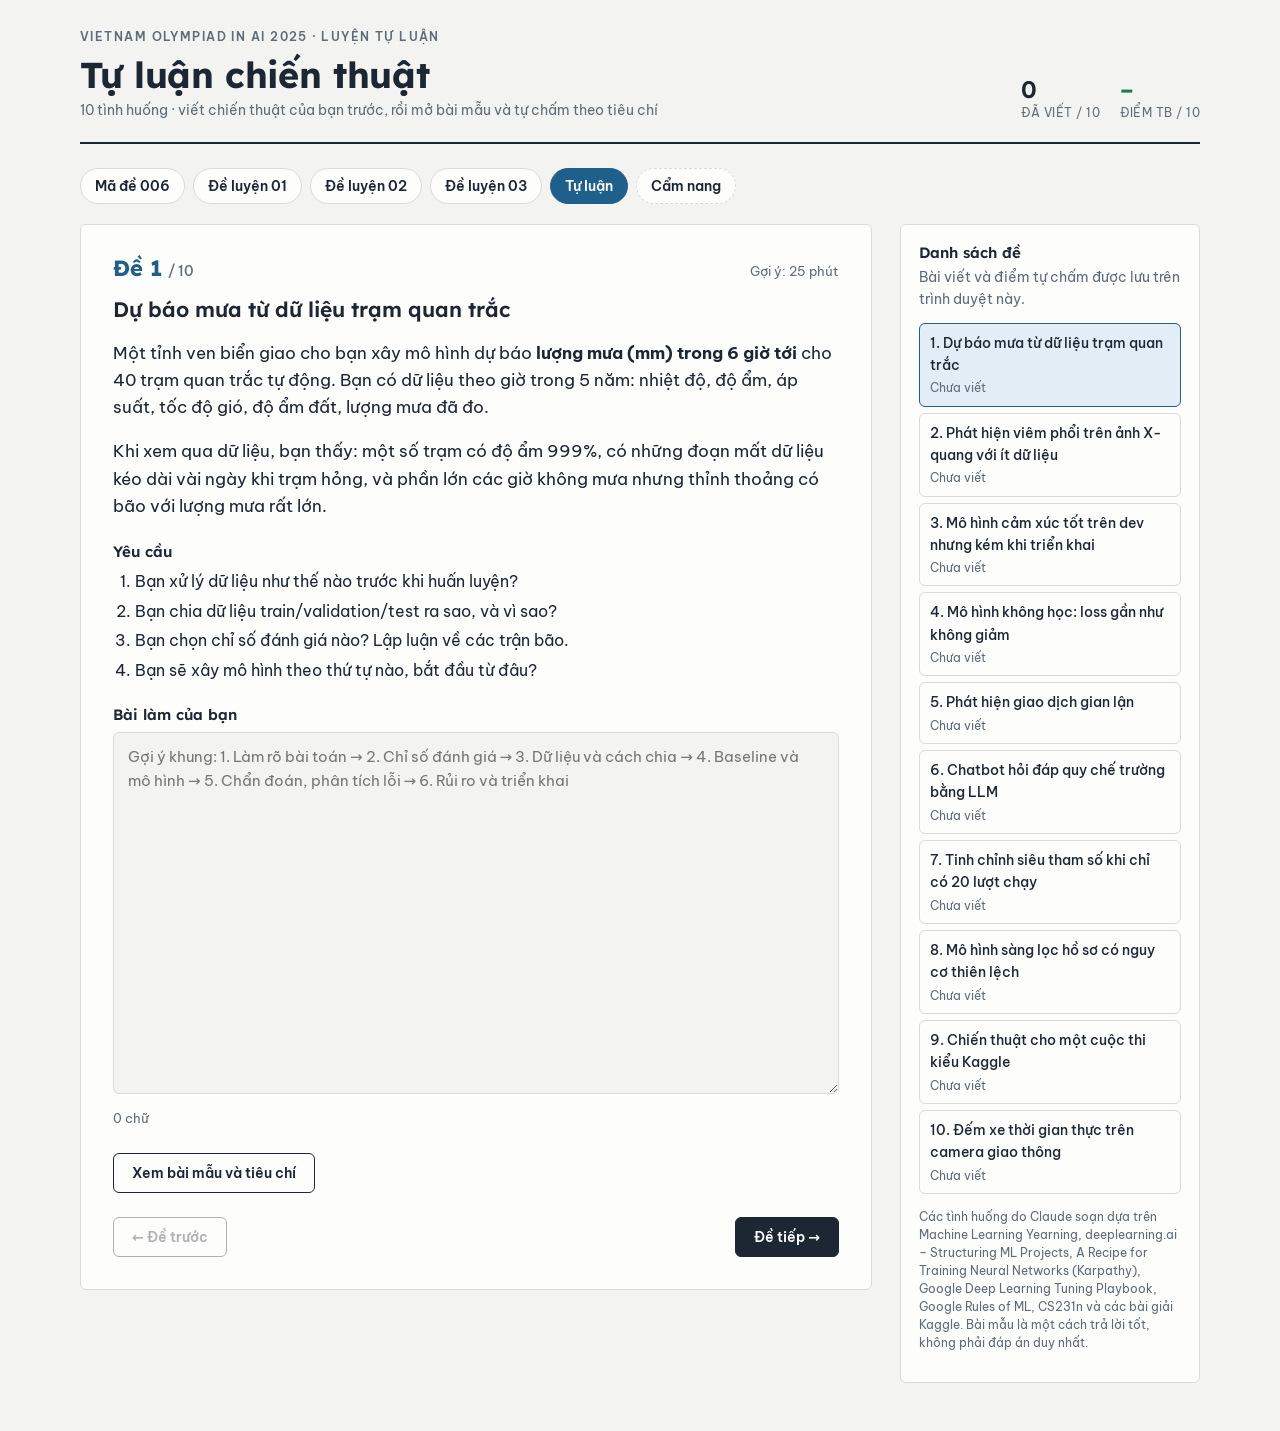
<file: docs/tuluan.html>
<!doctype html>
<html lang="vi">
<title>Tự luận VOAI 2025</title>
<meta charset="utf-8">
<meta name="viewport" content="width=device-width, initial-scale=1, viewport-fit=cover">
<link rel="preconnect" href="https://fonts.googleapis.com">
<link rel="preconnect" href="https://fonts.gstatic.com" crossorigin>
<link rel="stylesheet" href="https://fonts.googleapis.com/css2?family=Be+Vietnam+Pro:ital,wght@0,400;0,500;0,600;1,400&family=Lexend:wght@500;600;700&family=JetBrains+Mono:wght@400;600&display=swap">
<link rel="stylesheet" href="style.css">

<div class="wrap">
  <header class="top">
    <div>
      <div class="eyebrow">Vietnam Olympiad in AI 2025 · Luyện tự luận</div>
      <h1>Tự luận chiến thuật</h1>
      <p class="sub">10 tình huống · viết chiến thuật của bạn trước, rồi mở bài mẫu và tự chấm theo tiêu chí</p>
    </div>
    <div class="stats" aria-live="polite">
      <div class="stat"><b id="sWritten">0</b><span>ĐÃ VIẾT / 10</span></div>
      <div class="stat ok"><b id="sScore">–</b><span>ĐIỂM TB / 10</span></div>
    </div>
  </header>

  <nav class="exams" aria-label="Chọn đề">
    <a class="exam" href="index.html#006">Mã đề 006</a>
    <a class="exam" href="index.html#L01">Đề luyện 01</a>
    <a class="exam" href="index.html#L02">Đề luyện 02</a>
    <a class="exam" href="index.html#L03">Đề luyện 03</a>
    <a class="exam essay-link" href="tuluan.html" aria-current="page">Tự luận</a>
    <a class="exam essay-link" href="camnang.html">Cẩm nang</a>
  </nav>

  <div class="layout">
    <main class="card" id="card">
      <div class="qhead"><div class="qnum" id="enum"></div><div class="time" id="etime"></div></div>
      <h2 class="etitle" id="etitle"></h2>
      <div class="qtext" id="escenario"></div>
      <h3 class="label">Yêu cầu</h3>
      <ol class="tasks" id="etasks"></ol>

      <label class="label" for="answer">Bài làm của bạn</label>
      <textarea id="answer" rows="14" placeholder="Gợi ý khung: 1. Làm rõ bài toán → 2. Chỉ số đánh giá → 3. Dữ liệu và cách chia → 4. Baseline và mô hình → 5. Chẩn đoán, phân tích lỗi → 6. Rủi ro và triển khai"></textarea>
      <div class="meta"><span id="wc">0 chữ</span><span id="saved"></span></div>

      <div class="nav">
        <button class="btn" id="reveal" type="button" aria-expanded="false">Xem bài mẫu và tiêu chí</button>
      </div>

      <section class="reveal" id="panel" hidden>
        <h3 class="label">Tự chấm theo tiêu chí <span class="score" id="score"></span></h3>
        <p class="hint">Tích vào tiêu chí mà bài của bạn đã nêu rõ và có lý do. Chỉ nhắc tên kỹ thuật mà không giải thích vì sao thì chưa tính.</p>
        <ul class="rubric" id="rubric"></ul>
        <h3 class="label">Bài mẫu</h3>
        <div class="model" id="model"></div>
        <p class="src" id="esrc"></p>
      </section>

      <div class="nav">
        <button class="btn" id="prev" type="button">← Đề trước</button>
        <button class="btn primary" id="next" type="button">Đề tiếp →</button>
      </div>
    </main>

    <aside class="sheet">
      <h2>Danh sách đề</h2>
      <p class="sub">Bài viết và điểm tự chấm được lưu trên trình duyệt này.</p>
      <ol class="elist" id="elist"></ol>
      <p class="note">Các tình huống do Claude soạn dựa trên Machine Learning Yearning, deeplearning.ai – Structuring ML Projects, A Recipe for Training Neural Networks (Karpathy), Google Deep Learning Tuning Playbook, Google Rules of ML, CS231n và các bài giải Kaggle. Bài mẫu là một cách trả lời tốt, không phải đáp án duy nhất.</p>
    </aside>
  </div>
</div>

<script src="essays/essays.js"></script>
<script>
(function () {
  var E = window.ESSAYS || [];
  var PREFIX = 'voai2025-essay-';
  var $ = function (id) { return document.getElementById(id); };
  var cur = 0, saveTimer = null;

  function load(e) {
    try { return JSON.parse(localStorage.getItem(PREFIX + e.id) || '{}') || {}; } catch (err) { return {}; }
  }
  function store(e, d) {
    try { localStorage.setItem(PREFIX + e.id, JSON.stringify(d)); return true; } catch (err) { return false; }
  }
  function words(t) { var m = t.trim().match(/\S+/g); return m ? m.length : 0; }
  function scoreOf(e, d) {
    return (d.ticks || []).reduce(function (s, i) { return s + (e.rubric[i] ? e.rubric[i].pts : 0); }, 0);
  }

  try { var c = parseInt(localStorage.getItem(PREFIX + 'cur'), 10); if (c >= 0 && c < E.length) cur = c; } catch (err) {}
  var hash = location.hash.slice(1);
  E.forEach(function (e, i) { if (e.id === hash) cur = i; });

  function renderList() {
    var list = $('elist'), written = 0, total = 0, scored = 0;
    list.innerHTML = '';
    E.forEach(function (e, i) {
      var d = load(e), n = words(d.text || ''), li = document.createElement('li'), b = document.createElement('button');
      if (n) written++;
      var st = 'Chưa viết';
      if (d.revealed && (d.ticks || []).length) { st = 'Tự chấm ' + scoreOf(e, d) + '/10'; total += scoreOf(e, d); scored++; }
      else if (d.revealed) st = 'Đã xem bài mẫu';
      else if (n) st = n + ' chữ';
      b.type = 'button';
      b.className = 'eitem' + (i === cur ? ' cur' : '');
      b.innerHTML = '<span class="ename">' + (i + 1) + '. ' + e.title + '</span><span class="estate">' + st + '</span>';
      b.addEventListener('click', function () { go(i); });
      li.appendChild(b);
      list.appendChild(li);
    });
    $('sWritten').textContent = written;
    $('sScore').textContent = scored ? (total / scored).toFixed(1) : '–';
  }

  function renderScore(e, d) {
    $('score').textContent = scoreOf(e, d) + '/10';
  }

  function render() {
    var e = E[cur], d = load(e);
    $('enum').innerHTML = 'Đề ' + (cur + 1) + '<small>/ ' + E.length + '</small>';
    $('etime').textContent = 'Gợi ý: ' + e.minutes + ' phút';
    $('etitle').textContent = e.title;
    $('escenario').innerHTML = e.scenario;
    $('etasks').innerHTML = e.tasks.map(function (t) { return '<li>' + t + '</li>'; }).join('');
    $('answer').value = d.text || '';
    $('wc').textContent = words(d.text || '') + ' chữ';
    $('saved').textContent = '';
    var open = !!d.revealed;
    $('panel').hidden = !open;
    $('reveal').textContent = open ? 'Ẩn bài mẫu' : 'Xem bài mẫu và tiêu chí';
    $('reveal').setAttribute('aria-expanded', String(open));
    var ticks = d.ticks || [];
    $('rubric').innerHTML = '';
    e.rubric.forEach(function (r, i) {
      var li = document.createElement('li'), id = 'rb-' + e.id + '-' + i;
      li.innerHTML = '<input type="checkbox" id="' + id + '"' + (ticks.indexOf(i) !== -1 ? ' checked' : '') + '>' +
        '<label for="' + id + '"><b>' + r.pts + ' điểm.</b> ' + r.text + '</label>';
      li.querySelector('input').addEventListener('change', function (ev) {
        var dd = load(e), t = dd.ticks || [], at = t.indexOf(i);
        if (ev.target.checked && at === -1) t.push(i);
        if (!ev.target.checked && at !== -1) t.splice(at, 1);
        dd.ticks = t; store(e, dd); renderScore(e, dd); renderList();
      });
      $('rubric').appendChild(li);
    });
    renderScore(e, d);
    $('model').innerHTML = e.model;
    $('esrc').textContent = 'Nguồn kiến thức: ' + e.sources.join(' · ');
    $('prev').disabled = cur === 0;
    $('next').disabled = cur === E.length - 1;
    if (location.hash.slice(1) !== e.id) history.replaceState(null, '', '#' + e.id);
    renderList();
  }

  function go(i) {
    cur = i;
    try { localStorage.setItem(PREFIX + 'cur', String(cur)); } catch (err) {}
    render();
    var card = $('card');
    if (card.getBoundingClientRect().top < 0) card.scrollIntoView({ block: 'start' });
  }

  $('answer').addEventListener('input', function () {
    var e = E[cur], v = this.value;
    $('wc').textContent = words(v) + ' chữ';
    clearTimeout(saveTimer);
    saveTimer = setTimeout(function () {
      var d = load(e); d.text = v;
      $('saved').textContent = store(e, d) ? 'Đã lưu nháp' : 'Không lưu được trên trình duyệt này';
      renderList();
    }, 400);
  });
  $('reveal').addEventListener('click', function () {
    var e = E[cur], d = load(e);
    d.text = $('answer').value;
    d.revealed = !d.revealed;
    store(e, d); render();
    if (d.revealed) $('panel').scrollIntoView({ block: 'start', behavior: matchMedia('(prefers-reduced-motion: reduce)').matches ? 'auto' : 'smooth' });
  });
  $('prev').addEventListener('click', function () { if (cur > 0) go(cur - 1); });
  $('next').addEventListener('click', function () { if (cur < E.length - 1) go(cur + 1); });
  window.addEventListener('hashchange', function () {
    var h = location.hash.slice(1);
    E.forEach(function (e, i) { if (e.id === h && i !== cur) go(i); });
  });

  render();
})();
</script>
</html>
</file>
<file: docs/style.css>
/* Layout: question sheet on the left, OMR-style answer sheet (phiếu trả lời) docked on the right; stacks on phones. */
:root {
  --bg: #f3f4f1;
  --paper: #fdfdfb;
  --ink: #1d2733;
  --muted: #5f6b76;
  --line: #d8dcd6;
  --accent: #1f5f8b;
  --accent-soft: #e2edf5;
  --ok: #1e7a4c;
  --ok-soft: #e0f2e8;
  --bad: #b3362f;
  --bad-soft: #f8e3e0;
  --warn: #a8660b;
  --warn-soft: #f8ecd7;
  --figure: #ffffff;
  --font-display: "Lexend", "Be Vietnam Pro", system-ui, sans-serif;
  --font-body: "Be Vietnam Pro", system-ui, -apple-system, "Segoe UI", sans-serif;
  --font-mono: "JetBrains Mono", ui-monospace, "SFMono-Regular", Menlo, monospace;
}
@media (prefers-color-scheme: dark) {
  :root:not([data-theme="light"]) {
    --bg: #12171c; --paper: #1a2128; --ink: #e4e8ea; --muted: #97a3ad; --line: #2e3842;
    --accent: #6fb0dd; --accent-soft: #1d3446; --ok: #5cc68d; --ok-soft: #173326;
    --bad: #f07f76; --bad-soft: #3a1f1d; --warn: #e2a64b; --warn-soft: #3a2c16; --figure: #f4f4f2; color-scheme: dark;
  }
}
:root[data-theme="dark"] {
  --bg: #12171c; --paper: #1a2128; --ink: #e4e8ea; --muted: #97a3ad; --line: #2e3842;
  --accent: #6fb0dd; --accent-soft: #1d3446; --ok: #5cc68d; --ok-soft: #173326;
  --bad: #f07f76; --bad-soft: #3a1f1d; --warn: #e2a64b; --warn-soft: #3a2c16; --figure: #f4f4f2; color-scheme: dark;
}
* { box-sizing: border-box; }
[hidden] { display: none !important; }
img { max-width: 100%; }
body {
  margin: 0; background: var(--bg); color: var(--ink);
  font: 16px/1.6 var(--font-body);
  padding-inline: 16px; padding-block: 0 48px;
}
.wrap { max-width: 1120px; margin: 0 auto; }

header.top {
  display: flex; flex-wrap: wrap; align-items: flex-end; justify-content: space-between; gap: 16px;
  padding-block: 28px 20px; border-bottom: 2px solid var(--ink); margin-bottom: 24px;
}
.eyebrow { font: 600 12px/1.5 var(--font-body); letter-spacing: .12em; text-transform: uppercase; color: var(--muted); }
h1 { font: 700 clamp(26px, 4vw, 36px)/1.15 var(--font-display); margin: 8px 0 4px; text-wrap: balance; letter-spacing: -.01em; }
.sub { color: var(--muted); font-size: 14px; margin: 0; }
.stats { display: flex; gap: 20px; font-variant-numeric: tabular-nums; }
.stat { display: grid; gap: 2px; }
.stat b { font: 600 24px/1 var(--font-display); }
.stat span { font-size: 12px; color: var(--muted); letter-spacing: .04em; }
.stat.ok b { color: var(--ok); } .stat.bad b { color: var(--bad); }

.layout { display: grid; grid-template-columns: minmax(0, 1fr) 300px; gap: 28px; align-items: start; }
@media (max-width: 860px) { .layout { grid-template-columns: minmax(0, 1fr); } }

/* Question */
.card { background: var(--paper); border: 1px solid var(--line); border-radius: 6px; padding: clamp(18px, 3vw, 32px); min-width: 0; }
.qhead { display: flex; align-items: baseline; justify-content: space-between; gap: 12px; margin-bottom: 14px; }
.qnum { font: 700 22px/1 var(--font-display); color: var(--accent); }
.qnum small { font: 500 14px var(--font-body); color: var(--muted); margin-left: 6px; }
.qtext { font-size: 17px; max-width: 68ch; }
.qtext ol, .qtext ul { padding-left: 1.4em; margin: .5em 0; }
.qtext figure { margin: 14px 0; }
.qtext img, .opt img { display: block; background: var(--figure); border-radius: 4px; padding: 6px; max-width: 100%; height: auto; }
.qtext pre { font: 14px/1.5 var(--font-mono); background: var(--accent-soft); padding: 12px 14px; border-radius: 4px; overflow-x: auto; }
code { font-family: var(--font-mono); font-size: .88em; background: var(--accent-soft); padding: 1px 5px; border-radius: 3px; }
.formula { text-align: center; font-size: 18px; margin: 12px 0; }
.frac { display: inline-flex; flex-direction: column; vertical-align: middle; text-align: center; font-size: .9em; margin: 0 2px; }
.frac > span:first-child { border-bottom: 1px solid currentColor; padding: 0 3px; }
.tbl { overflow-x: auto; margin: 12px 0; }
table { border-collapse: collapse; font-variant-numeric: tabular-nums; font-size: 15px; }
th, td { border: 1px solid var(--line); padding: 5px 12px; text-align: center; }
th { background: var(--accent-soft); font-weight: 600; }

.opts { display: grid; gap: 10px; margin-top: 20px; }
.opt {
  display: grid; grid-template-columns: 34px minmax(0, 1fr); gap: 12px; align-items: start;
  width: 100%; text-align: left; font: inherit; color: inherit; cursor: pointer;
  background: var(--paper); border: 1.5px solid var(--line); border-radius: 6px; padding: 10px 14px;
  transition: border-color .15s, background-color .15s;
}
.opt:hover:not(:disabled) { border-color: var(--accent); }
.opt:focus-visible { outline: 3px solid var(--accent); outline-offset: 2px; }
.opt:disabled { cursor: default; }
.bubble {
  width: 30px; height: 30px; border-radius: 50%; border: 1.5px solid var(--muted);
  display: grid; place-items: center; font: 600 14px var(--font-display); color: var(--muted);
}
.opt .body { padding-top: 3px; min-width: 0; }
.opt.correct { border-color: var(--ok); background: var(--ok-soft); }
.opt.correct .bubble { background: var(--ok); border-color: var(--ok); color: var(--paper); }
.opt.wrong { border-color: var(--bad); background: var(--bad-soft); }
.opt.wrong .bubble { background: var(--bad); border-color: var(--bad); color: var(--paper); }
.opt.dim { opacity: .55; }
.opt.picked { border-color: var(--accent); background: var(--accent-soft); }
.opt.picked .bubble { background: var(--accent); border-color: var(--accent); color: var(--paper); }
.opt.missed { border-style: dashed; background: transparent; }
.opt.missed .bubble { background: transparent; color: var(--ok); }
.opt .tag { display: block; font-size: 12px; font-weight: 600; color: var(--ok); margin-top: 2px; }
.multi-hint { font-size: 14px; color: var(--muted); margin: 16px 0 -8px; }
.submit-row { display: flex; justify-content: flex-end; margin-top: 12px; }
.verdict.part h3 { color: var(--warn); }
.cell.part { background: var(--warn); border-color: var(--warn); color: var(--paper); }
.legend .lpart { background: var(--warn); border-color: var(--warn); }

.verdict { margin-top: 20px; border-top: 1px dashed var(--line); padding-top: 18px; }
.verdict h3 { font: 600 17px/1.3 var(--font-display); margin: 0 0 8px; display: flex; align-items: center; gap: 8px; }
.verdict.ok h3 { color: var(--ok); } .verdict.bad h3 { color: var(--bad); }
.verdict .ans { font-weight: 600; }
.verdict p { margin: 0; max-width: 68ch; }
.verdict p.src { margin-top: 10px; font-size: 13px; color: var(--muted); }
.exams { display: flex; flex-wrap: wrap; gap: 8px; margin-bottom: 20px; }
.exam {
  font: 600 14px var(--font-body); padding: 8px 14px; border-radius: 999px; cursor: pointer;
  border: 1.5px solid var(--line); background: var(--paper); color: var(--ink);
}
.exam:hover { border-color: var(--accent); }
.exam[aria-pressed="true"] { background: var(--accent); border-color: var(--accent); color: var(--paper); }
.exam:focus-visible { outline: 3px solid var(--accent); outline-offset: 2px; }

.nav { display: flex; flex-wrap: wrap; justify-content: space-between; gap: 10px; margin-top: 24px; }
.btn {
  font: 600 14px var(--font-body); padding: 10px 18px; border-radius: 6px; cursor: pointer;
  border: 1.5px solid var(--ink); background: transparent; color: var(--ink);
}
.btn.primary { background: var(--ink); color: var(--paper); }
.btn:disabled { opacity: .35; cursor: default; }
.btn:focus-visible { outline: 3px solid var(--accent); outline-offset: 2px; }
.hint { font-size: 12px; color: var(--muted); margin-top: 14px; }
kbd { font: 600 11px var(--font-mono); border: 1px solid var(--line); border-bottom-width: 2px; border-radius: 3px; padding: 0 4px; }

/* Answer sheet */
aside.sheet { position: sticky; top: calc(env(safe-area-inset-top, 0px) + 16px); background: var(--paper); border: 1px solid var(--line); border-radius: 6px; padding: 18px; }
@media (max-width: 860px) { aside.sheet { position: static; } }
.sheet h2 { font: 600 15px var(--font-display); margin: 0 0 4px; }
.sheet .sub { margin-bottom: 12px; }
.grid { display: grid; grid-template-columns: repeat(10, minmax(0, 1fr)); gap: 4px; }
.cell {
  aspect-ratio: 1; max-width: 100%; border-radius: 50%; border: 1.2px solid var(--line); background: transparent;
  font: 500 10px/1 var(--font-mono); color: var(--muted); cursor: pointer; padding: 0;
  font-variant-numeric: tabular-nums;
}
.cell:hover { border-color: var(--accent); color: var(--ink); }
.cell:focus-visible { outline: 2px solid var(--accent); outline-offset: 1px; }
.cell.ok { background: var(--ok); border-color: var(--ok); color: var(--paper); }
.cell.bad { background: var(--bad); border-color: var(--bad); color: var(--paper); }
.cell.cur { box-shadow: 0 0 0 2px var(--paper), 0 0 0 4px var(--accent); }
.cell.hide { opacity: .15; }
.legend { display: flex; flex-wrap: wrap; gap: 12px; font-size: 12px; color: var(--muted); margin-top: 12px; }
.legend i { display: inline-block; width: 10px; height: 10px; border-radius: 50%; margin-right: 5px; vertical-align: -1px; border: 1px solid var(--line); }
.legend .lok { background: var(--ok); border-color: var(--ok); } .legend .lbad { background: var(--bad); border-color: var(--bad); }
.tools { display: grid; gap: 8px; margin-top: 16px; }
.tools label { display: flex; gap: 8px; align-items: center; font-size: 14px; cursor: pointer; }
.tools .btn { width: 100%; }
.confirm { display: grid; gap: 8px; font-size: 13px; background: var(--bad-soft); padding: 10px; border-radius: 6px; }
.confirm div { display: flex; gap: 8px; }
.confirm .btn { padding: 6px 10px; }
.note { font-size: 12px; color: var(--muted); margin-top: 14px; line-height: 1.5; }
@media (prefers-reduced-motion: reduce) { * { transition: none !important; } }
.exam-group { display: contents; }
a.exam { text-decoration: none; display: inline-flex; align-items: center; }
.essay-link { border-style: dashed; }

/* Essay page */
.exam[aria-current="page"] { background: var(--accent); border-color: var(--accent); color: var(--paper); border-style: solid; }
.qhead .time { font-size: 13px; color: var(--muted); }
.etitle { font: 600 21px/1.3 var(--font-display); margin: 0 0 10px; text-wrap: balance; }
.label { display: block; font: 600 15px var(--font-display); margin: 22px 0 8px; }
.label .score { color: var(--accent); margin-left: 6px; }
.tasks { margin: 0; padding-left: 1.4em; display: grid; gap: 4px; max-width: 68ch; }
textarea {
  width: 100%; font: 15px/1.6 var(--font-body); color: var(--ink); background: var(--bg);
  border: 1.5px solid var(--line); border-radius: 6px; padding: 12px 14px; resize: vertical; min-height: 220px;
}
textarea:focus-visible { outline: 3px solid var(--accent); outline-offset: 1px; border-color: var(--accent); }
.meta { display: flex; justify-content: space-between; gap: 12px; font-size: 13px; color: var(--muted); margin-top: 6px; font-variant-numeric: tabular-nums; }
.reveal { border-top: 1px dashed var(--line); margin-top: 20px; }
.rubric { list-style: none; padding: 0; margin: 0; display: grid; gap: 8px; }
.rubric li { display: grid; grid-template-columns: 22px minmax(0, 1fr); gap: 10px; align-items: start; background: var(--accent-soft); border-radius: 6px; padding: 10px 12px; }
.rubric input { width: 18px; height: 18px; margin: 3px 0 0; accent-color: var(--accent); }
.rubric label { cursor: pointer; font-size: 15px; }
.model { max-width: 68ch; }
.model h4 { font: 600 15px var(--font-display); margin: 16px 0 4px; color: var(--accent); }
.model p { margin: 0; }
.reveal .src { font-size: 13px; color: var(--muted); margin-top: 14px; }
.elist { list-style: none; padding: 0; margin: 0; display: grid; gap: 6px; }
.eitem {
  width: 100%; text-align: left; display: grid; gap: 2px; padding: 8px 10px; cursor: pointer;
  font: inherit; color: var(--ink); background: transparent; border: 1.5px solid var(--line); border-radius: 6px;
}
.eitem:hover { border-color: var(--accent); }
.eitem:focus-visible { outline: 2px solid var(--accent); outline-offset: 1px; }
.eitem.cur { border-color: var(--accent); background: var(--accent-soft); }
.ename { font-size: 14px; font-weight: 500; }
.estate { font-size: 12px; color: var(--muted); }

/* Cheat sheet page */
.cs-tools { display: grid; gap: 6px; max-width: 560px; margin-bottom: 16px; }
.cs-tools .label { margin: 0; }
.cs-tools input {
  font: 15px var(--font-body); color: var(--ink); background: var(--paper);
  border: 1.5px solid var(--line); border-radius: 6px; padding: 10px 12px; width: 100%;
}
.cs-tools input:focus-visible { outline: 3px solid var(--accent); outline-offset: 1px; border-color: var(--accent); }
.cs-count { margin: 0; font-size: 13px; color: var(--muted); min-height: 1em; }
.toc { display: grid; gap: 8px; margin-bottom: 24px; }
.toc-row { display: flex; flex-wrap: wrap; gap: 6px 14px; align-items: baseline; font-size: 14px; }
.toc-group { font: 600 12px var(--font-body); letter-spacing: .1em; text-transform: uppercase; color: var(--muted); min-width: 92px; }
.toc a { color: var(--accent); text-decoration: none; }
.toc a:hover { text-decoration: underline; }
#sections { display: grid; gap: 20px; }
.cs { scroll-margin-top: 16px; }
.cs h2 { font: 600 20px/1.3 var(--font-display); margin: 6px 0 8px; text-wrap: balance; }
.cs-intro { margin: 0 0 6px; color: var(--muted); font-size: 15px; max-width: 80ch; }
.cs table { width: 100%; font-size: 14px; min-width: 640px; }
.cs th, .cs td { text-align: left; vertical-align: top; padding: 8px 10px; line-height: 1.5; }
.cs thead th { white-space: nowrap; }
.cs tbody th { font-weight: 600; background: transparent; min-width: 120px; }
.cs tbody tr:nth-child(even) { background: color-mix(in srgb, var(--accent-soft) 45%, transparent); }
</file>
